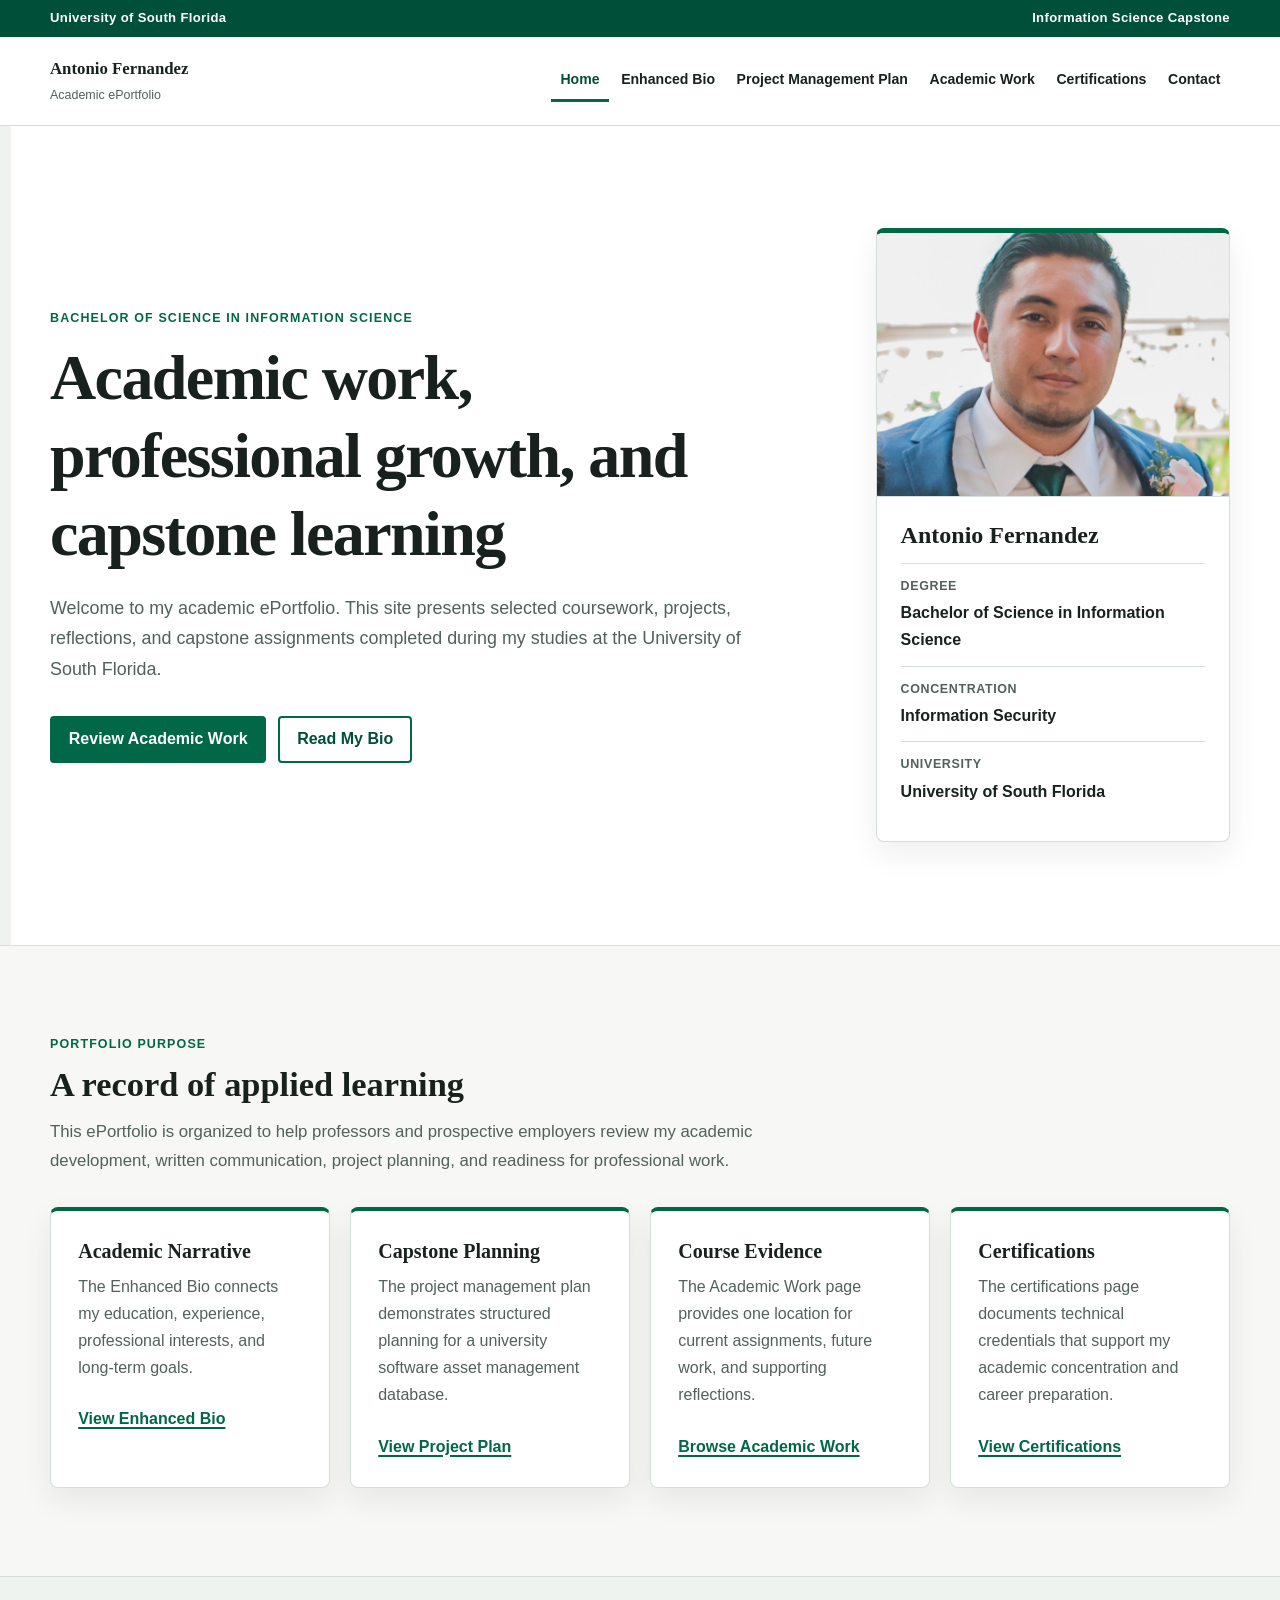
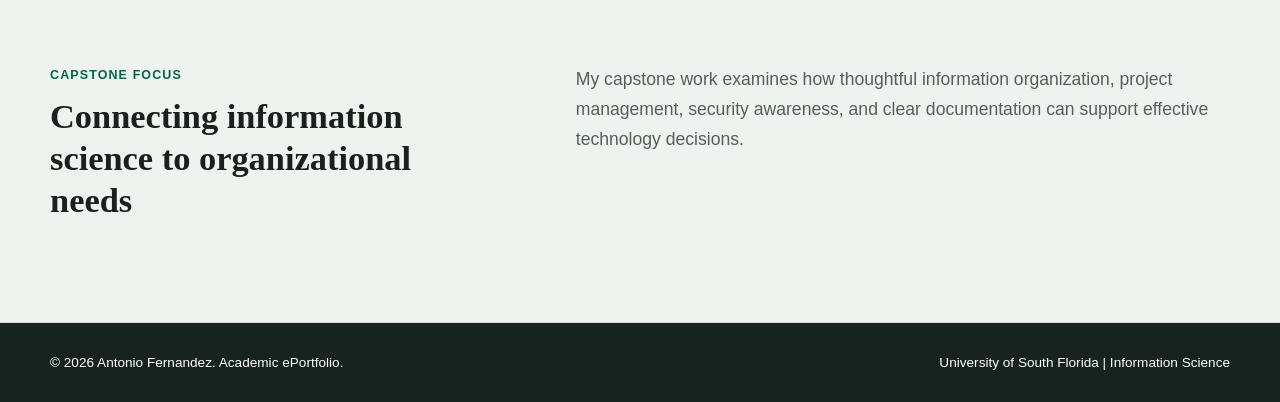
<file: index.html>
<!DOCTYPE html>
<html lang="en">
<head>
    <meta charset="UTF-8">
    <meta name="viewport" content="width=device-width, initial-scale=1.0">
    <meta name="description" content="Antonio Fernandez's University of South Florida Information Science capstone ePortfolio.">
    <title>Antonio Fernandez | USF Capstone ePortfolio</title>
    <link rel="stylesheet" href="styles.css">
    <script src="script.js" defer></script>
</head>
<body>
    <a class="skip-link" href="#main-content">Skip to main content</a>

    <header class="site-header">
        <div class="utility-bar">
            <div class="container utility-inner">
                <span>University of South Florida</span>
                <span>Information Science Capstone</span>
            </div>
        </div>

        <div class="container header-main">
            <a class="site-brand" href="index.html" aria-label="Antonio Fernandez ePortfolio home">
                <span>
                    <strong>Antonio Fernandez</strong>
                    <small>Academic ePortfolio</small>
                </span>
            </a>

            <button class="menu-toggle" type="button" aria-expanded="false" aria-controls="primary-navigation">
                <span class="menu-icon" aria-hidden="true"></span>
                <span>Menu</span>
            </button>

            <nav id="primary-navigation" class="primary-nav" aria-label="Primary navigation">
                <a href="index.html" aria-current="page">Home</a>
                <a href="enhanced-bio.html">Enhanced Bio</a>
                <a href="project-management-plan.html">Project Management Plan</a>
                <a href="academic-work.html">Academic Work</a>
                <a href="certifications.html">Certifications</a>
                <a href="contact.html">Contact</a>
            </nav>
        </div>
    </header>

    <main id="main-content">
        <section class="hero-section">
            <div class="container hero-grid">
                <div class="hero-copy">
                    <p class="eyebrow">Bachelor of Science in Information Science</p>
                    <h1>Academic work, professional growth, and capstone learning</h1>
                    <p class="hero-intro">Welcome to my academic ePortfolio. This site presents selected coursework, projects, reflections, and capstone assignments completed during my studies at the University of South Florida.</p>
                    <div class="hero-actions">
                        <a class="button button-primary" href="academic-work.html">Review Academic Work</a>
                        <a class="button button-secondary" href="enhanced-bio.html">Read My Bio</a>
                    </div>
                </div>

                <aside class="profile-card" aria-label="Student profile">
                    <img class="headshot-photo" src="images/profilepicture.jpg" alt="Professional headshot of Antonio Fernandez">
                    <div class="profile-details">
                        <h2>Antonio Fernandez</h2>
                        <dl>
                            <div>
                                <dt>Degree</dt>
                                <dd>Bachelor of Science in Information Science</dd>
                            </div>
                            <div>
                                <dt>Concentration</dt>
                                <dd>Information Security</dd>
                            </div>
                            <div>
                                <dt>University</dt>
                                <dd>University of South Florida</dd>
                            </div>
                        </dl>
                    </div>
                </aside>
            </div>
        </section>

        <section class="section">
            <div class="container">
                <div class="section-heading">
                    <p class="eyebrow">Portfolio Purpose</p>
                    <h2>A record of applied learning</h2>
                    <p>This ePortfolio is organized to help professors and prospective employers review my academic development, written communication, project planning, and readiness for professional work.</p>
                </div>

                <div class="feature-grid">
                    <article class="feature-card">
                        <h3>Academic Narrative</h3>
                        <p>The Enhanced Bio connects my education, experience, professional interests, and long-term goals.</p>
                        <a class="text-link" href="enhanced-bio.html">View Enhanced Bio</a>
                    </article>
                    <article class="feature-card">
                        <h3>Capstone Planning</h3>
                        <p>The project management plan demonstrates structured planning for a university software asset management database.</p>
                        <a class="text-link" href="project-management-plan.html">View Project Plan</a>
                    </article>
                    <article class="feature-card">
                        <h3>Course Evidence</h3>
                        <p>The Academic Work page provides one location for current assignments, future work, and supporting reflections.</p>
                        <a class="text-link" href="academic-work.html">Browse Academic Work</a>
                    </article>
                    <article class="feature-card">
                        <h3>Certifications</h3>
                        <p>The certifications page documents technical credentials that support my academic concentration and career preparation.</p>
                        <a class="text-link" href="certifications.html">View Certifications</a>
                    </article>
                </div>
            </div>
        </section>

        <section class="section section-tinted">
            <div class="container split-callout">
                <div>
                    <p class="eyebrow">Capstone Focus</p>
                    <h2>Connecting information science to organizational needs</h2>
                </div>
                <p>My capstone work examines how thoughtful information organization, project management, security awareness, and clear documentation can support effective technology decisions.</p>
            </div>
        </section>
    </main>

    <footer class="site-footer">
        <div class="container footer-inner">
            <p>&copy; <span data-current-year>2026</span> Antonio Fernandez. Academic ePortfolio.</p>
            <p>University of South Florida | Information Science</p>
        </div>
    </footer>
</body>
</html>
</file>
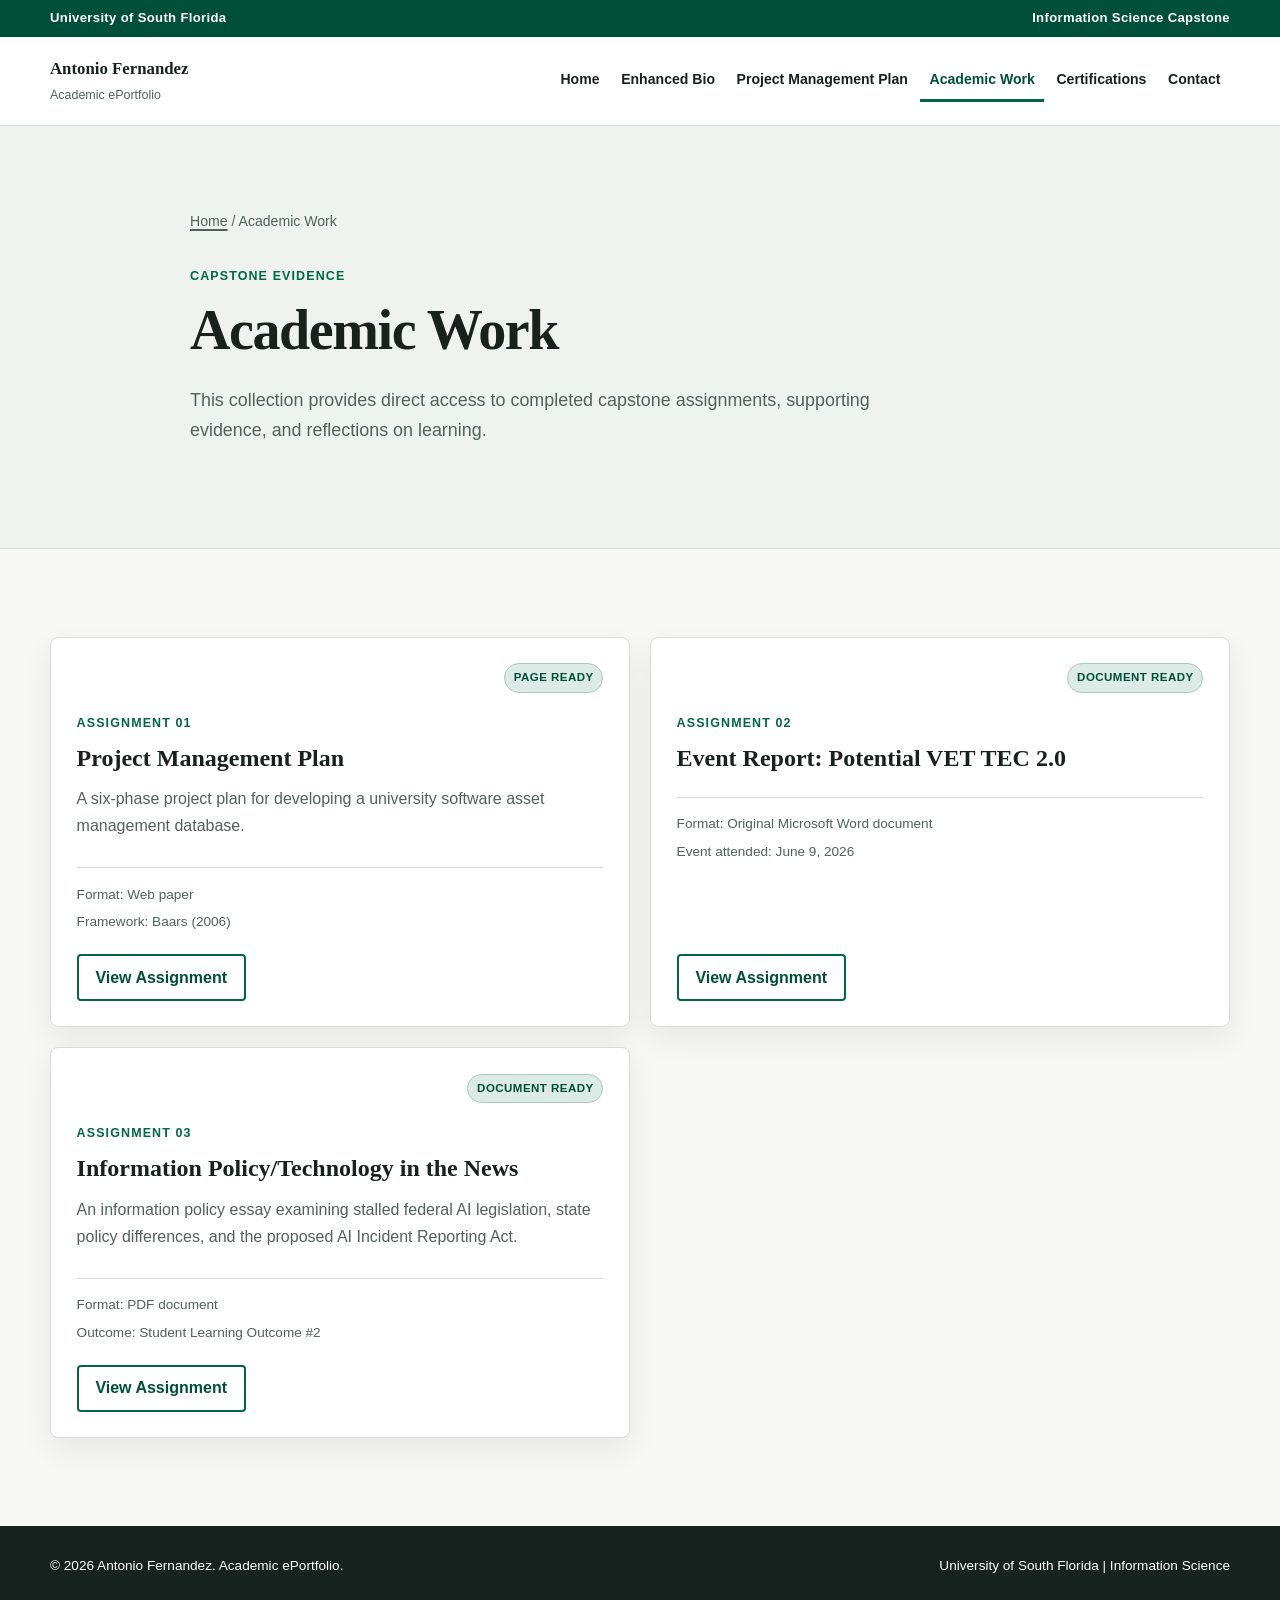
<file: academic-work.html>
<!DOCTYPE html>
<html lang="en">
<head>
    <meta charset="UTF-8">
    <meta name="viewport" content="width=device-width, initial-scale=1.0">
    <meta name="description" content="Academic work from Antonio Fernandez's University of South Florida capstone ePortfolio.">
    <title>Academic Work | Antonio Fernandez</title>
    <link rel="stylesheet" href="styles.css">
    <script src="script.js" defer></script>
</head>
<body>
    <a class="skip-link" href="#main-content">Skip to main content</a>

    <header class="site-header">
        <div class="utility-bar">
            <div class="container utility-inner">
                <span>University of South Florida</span>
                <span>Information Science Capstone</span>
            </div>
        </div>
        <div class="container header-main">
            <a class="site-brand" href="index.html" aria-label="Antonio Fernandez ePortfolio home">
                <span><strong>Antonio Fernandez</strong><small>Academic ePortfolio</small></span>
            </a>
            <button class="menu-toggle" type="button" aria-expanded="false" aria-controls="primary-navigation">
                <span class="menu-icon" aria-hidden="true"></span><span>Menu</span>
            </button>
            <nav id="primary-navigation" class="primary-nav" aria-label="Primary navigation">
                <a href="index.html">Home</a>
                <a href="enhanced-bio.html">Enhanced Bio</a>
                <a href="project-management-plan.html">Project Management Plan</a>
                <a href="academic-work.html" aria-current="page">Academic Work</a>
                <a href="certifications.html">Certifications</a>
                <a href="contact.html">Contact</a>
            </nav>
        </div>
    </header>

    <main id="main-content">
        <section class="page-hero">
            <div class="container narrow">
                <p class="breadcrumb"><a href="index.html">Home</a> / Academic Work</p>
                <p class="eyebrow">Capstone Evidence</p>
                <h1>Academic Work</h1>
                <p>This collection provides direct access to completed capstone assignments, supporting evidence, and reflections on learning.</p>
            </div>
        </section>

        <section class="section">
            <div class="container">
                <div class="artifact-grid">
                    <article class="artifact-card">
                        <div class="artifact-status status-ready">Page ready</div>
                        <p class="artifact-label">Assignment 01</p>
                        <h2>Project Management Plan</h2>
                        <p>A six-phase project plan for developing a university software asset management database.</p>
                        <div class="artifact-meta">
                            <span>Format: Web paper</span>
                            <span>Framework: Baars (2006)</span>
                        </div>
                        <a class="button button-secondary" href="project-management-plan.html">View Assignment</a>
                    </article>

                    <article class="artifact-card">
                        <div class="artifact-status status-ready">Document ready</div>
                        <p class="artifact-label">Assignment 02</p>
                        <h2>Event Report: Potential VET TEC 2.0</h2>
                        <div class="artifact-meta">
                            <span>Format: Original Microsoft Word document</span>
                            <span>Event attended: June 9, 2026</span>
                        </div>
                        <a class="button button-secondary" href="documents/assignment-event-report-antonio-fernandez.docx">View Assignment</a>
                    </article>

                    <article class="artifact-card">
                        <div class="artifact-status status-ready">Document ready</div>
                        <p class="artifact-label">Assignment 03</p>
                        <h2>Information Policy/Technology in the News</h2>
                        <p>An information policy essay examining stalled federal AI legislation, state policy differences, and the proposed AI Incident Reporting Act.</p>
                        <div class="artifact-meta">
                            <span>Format: PDF document</span>
                            <span>Outcome: Student Learning Outcome #2</span>
                        </div>
                        <a class="button button-secondary" href="information-technology-in-the-news.html">View Assignment</a>
                    </article>
                </div>
            </div>
        </section>
    </main>

    <footer class="site-footer">
        <div class="container footer-inner">
            <p>&copy; <span data-current-year>2026</span> Antonio Fernandez. Academic ePortfolio.</p>
            <p>University of South Florida | Information Science</p>
        </div>
    </footer>
</body>
</html>
</file>
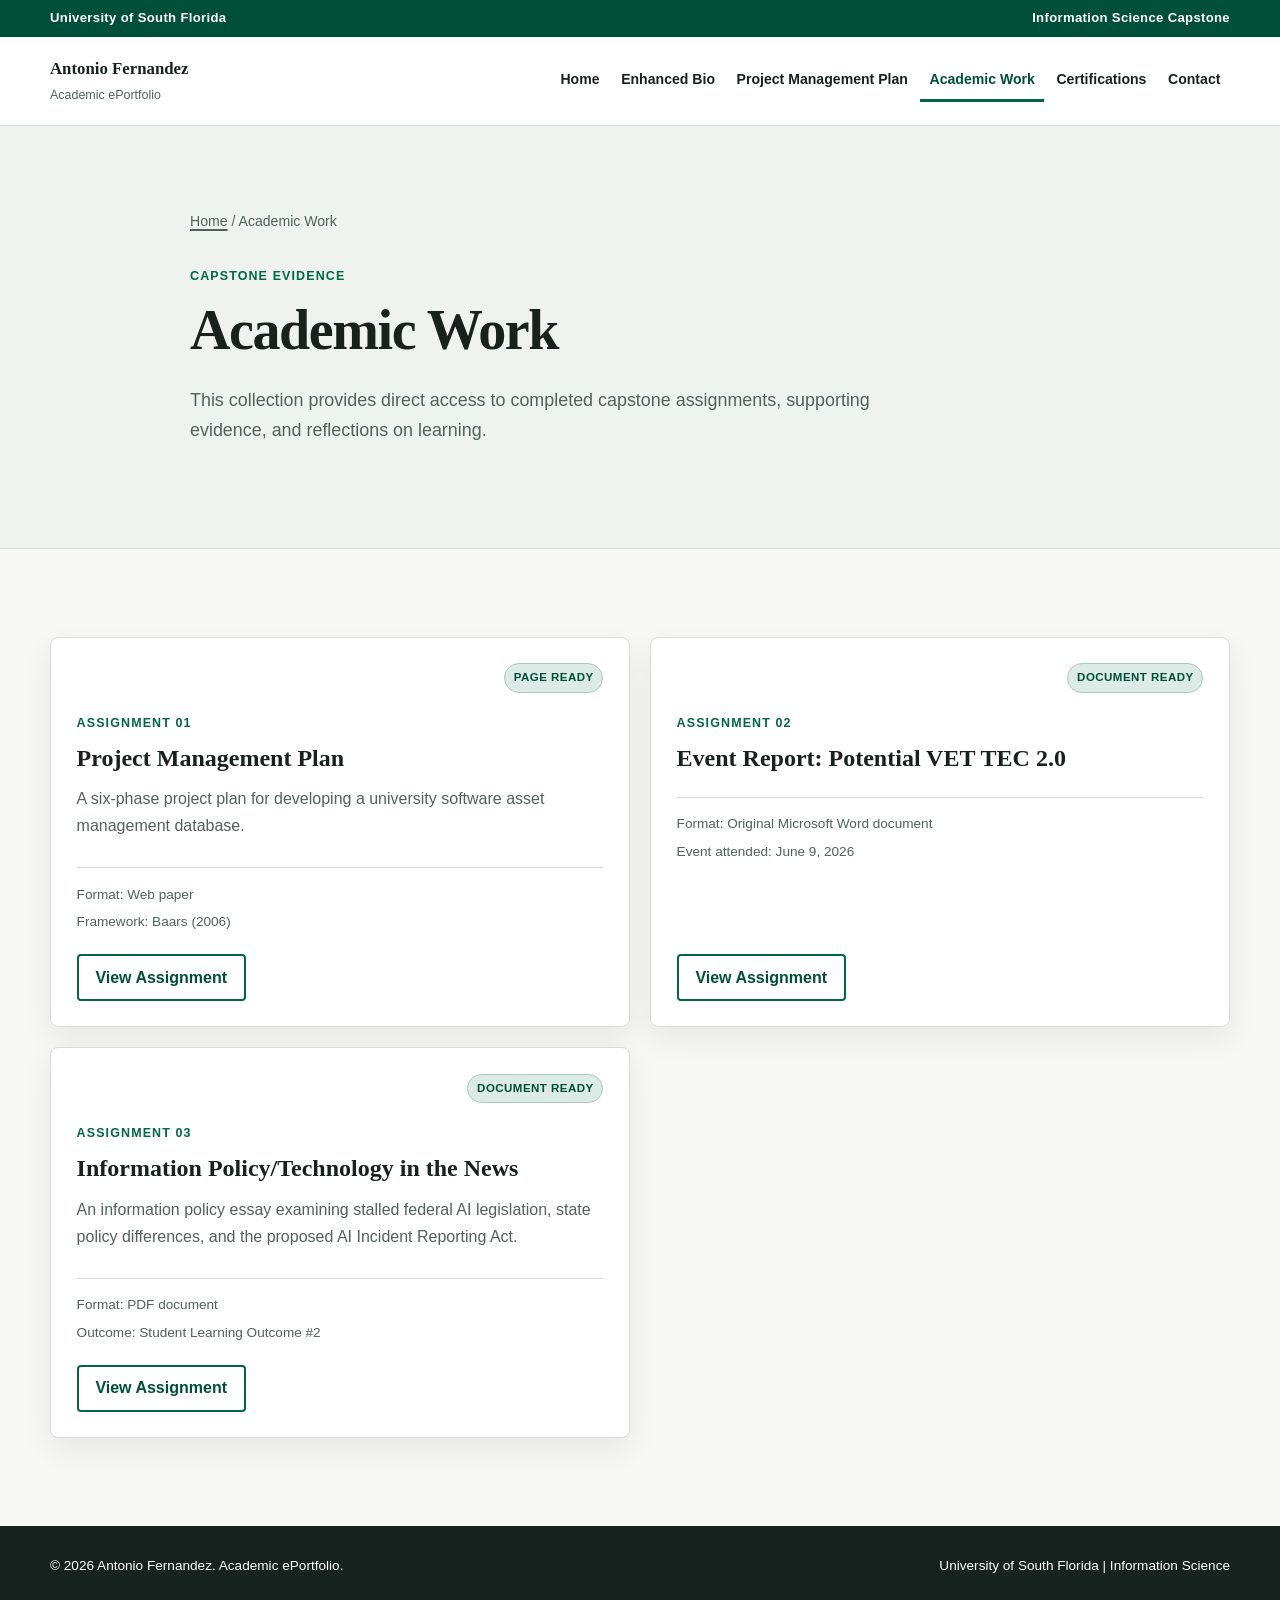
<file: artifacts.html>
<!DOCTYPE html>
<html lang="en">
<head>
    <meta charset="UTF-8">
    <meta name="viewport" content="width=device-width, initial-scale=1.0">
    <meta http-equiv="refresh" content="0; url=academic-work.html">
    <link rel="canonical" href="academic-work.html">
    <title>Academic Work | Antonio Fernandez</title>
</head>
<body>
    <p>This page has moved to <a href="academic-work.html">Academic Work</a>.</p>
</body>
</html>
</file>
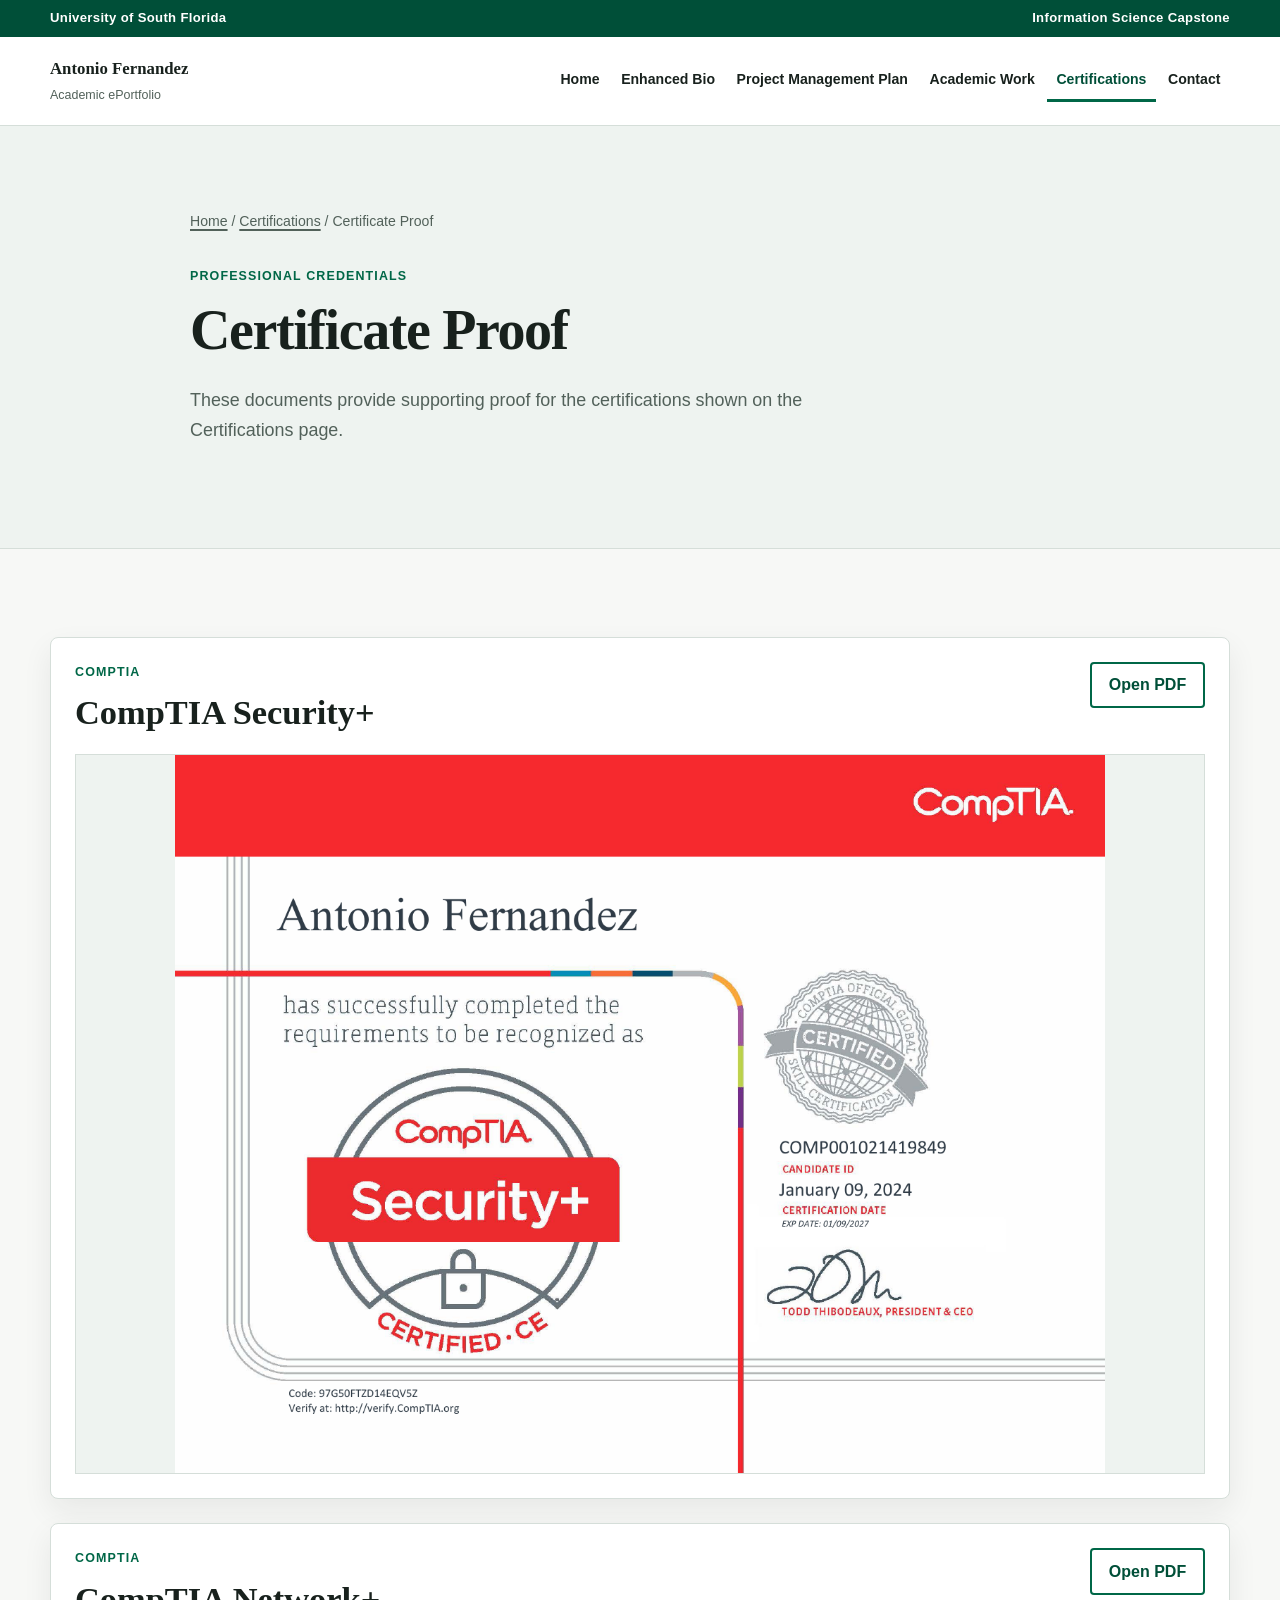
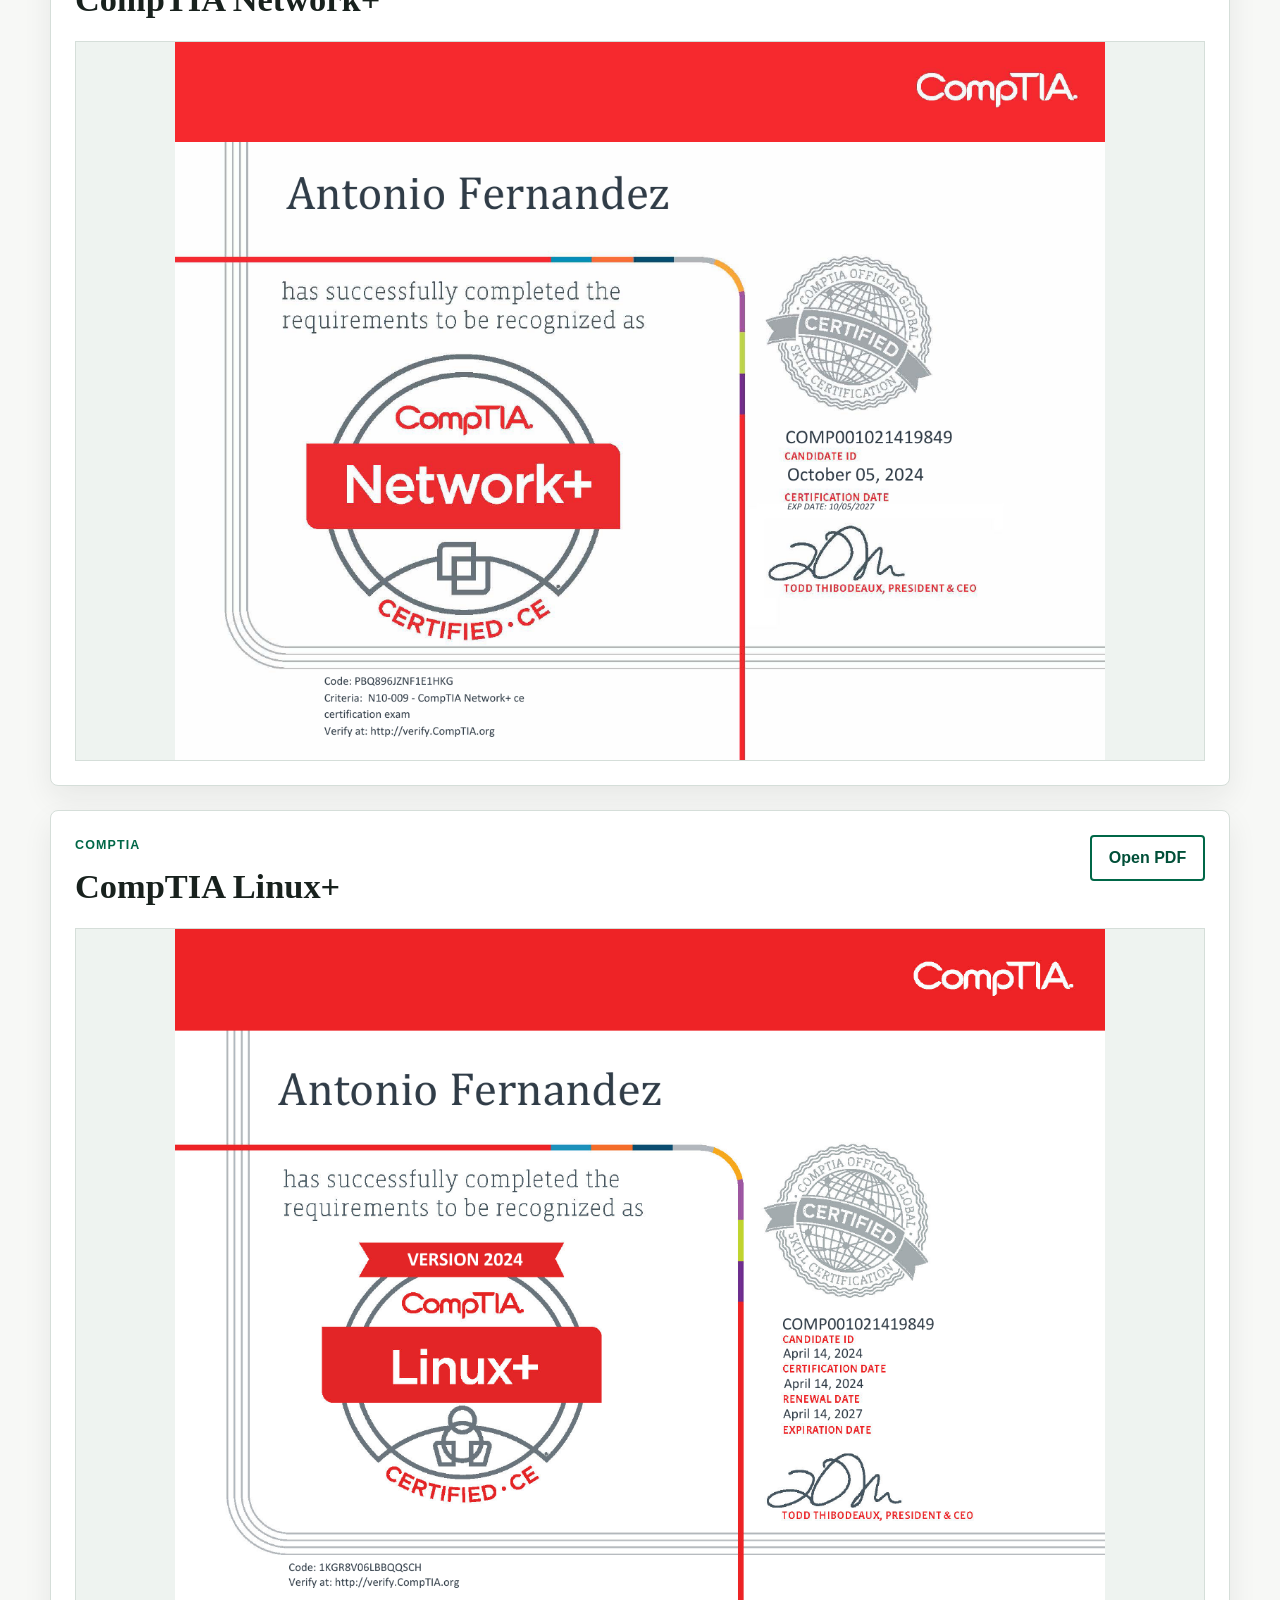
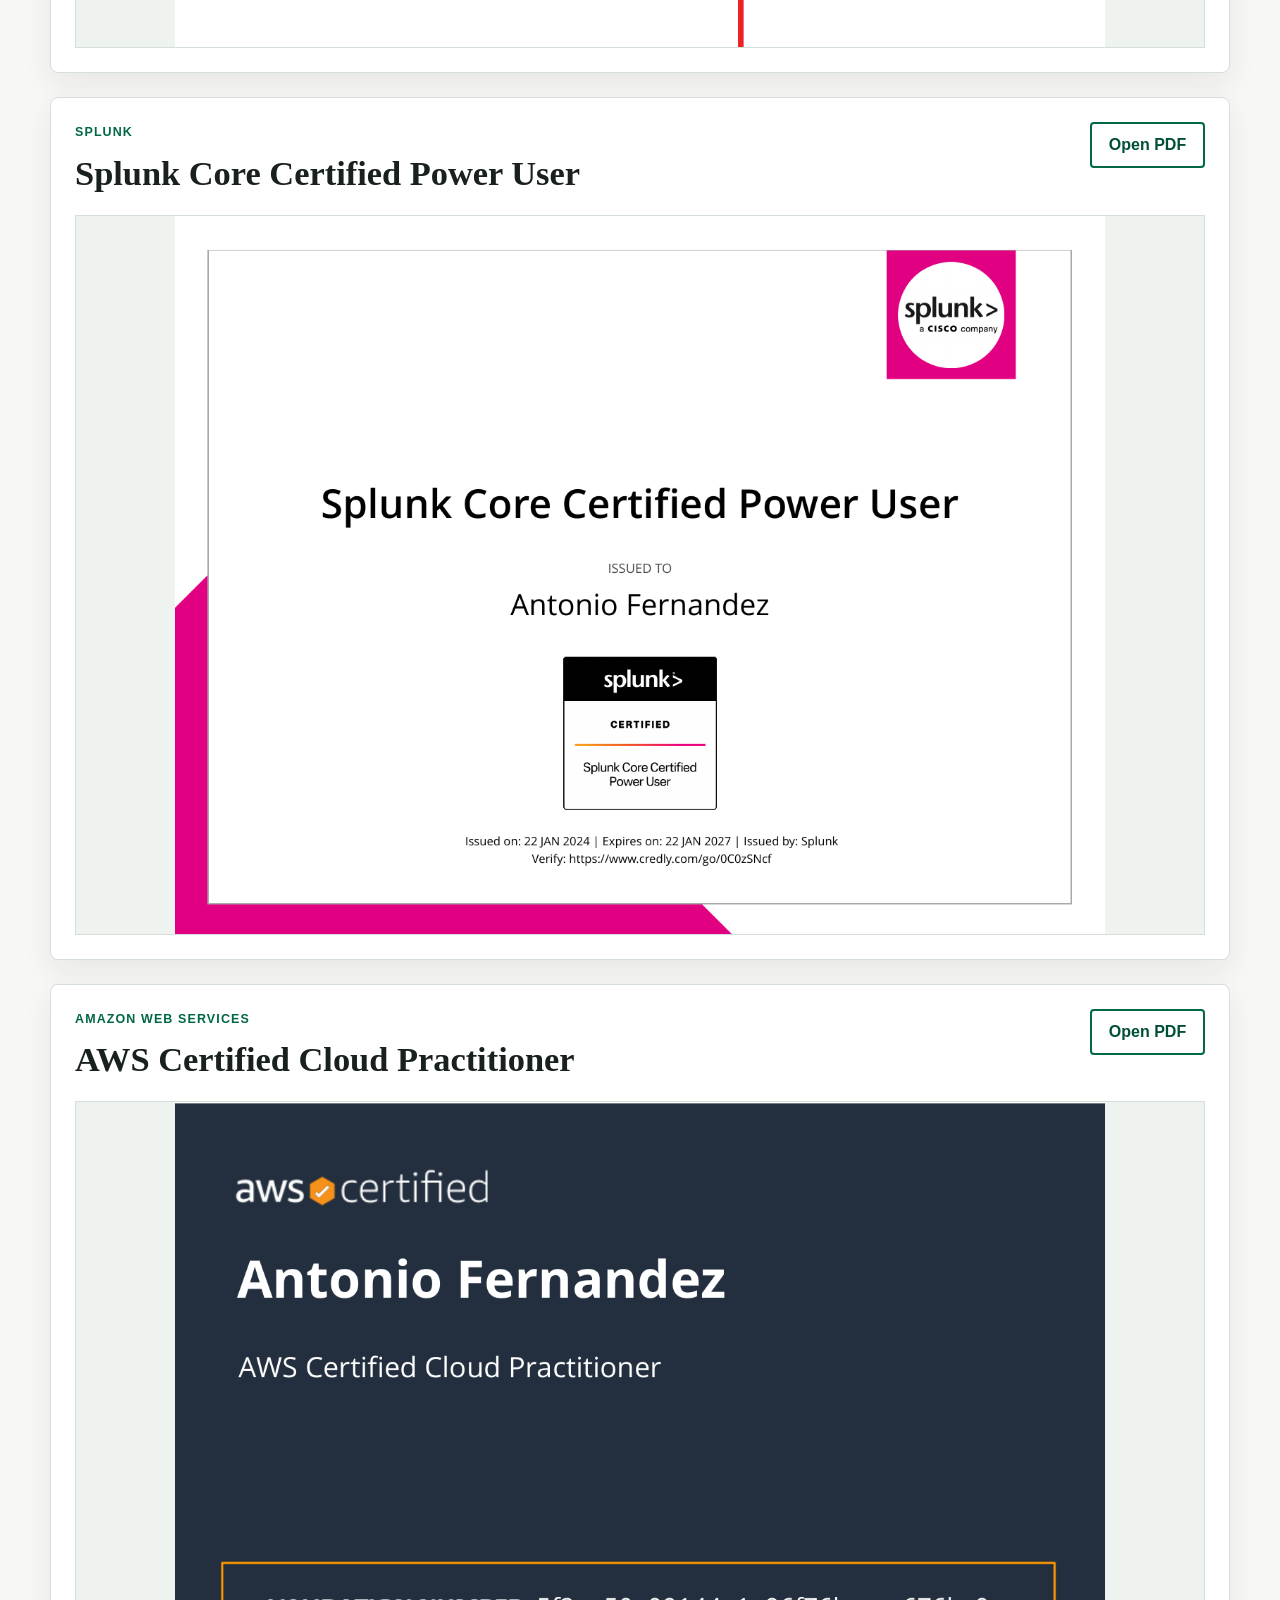
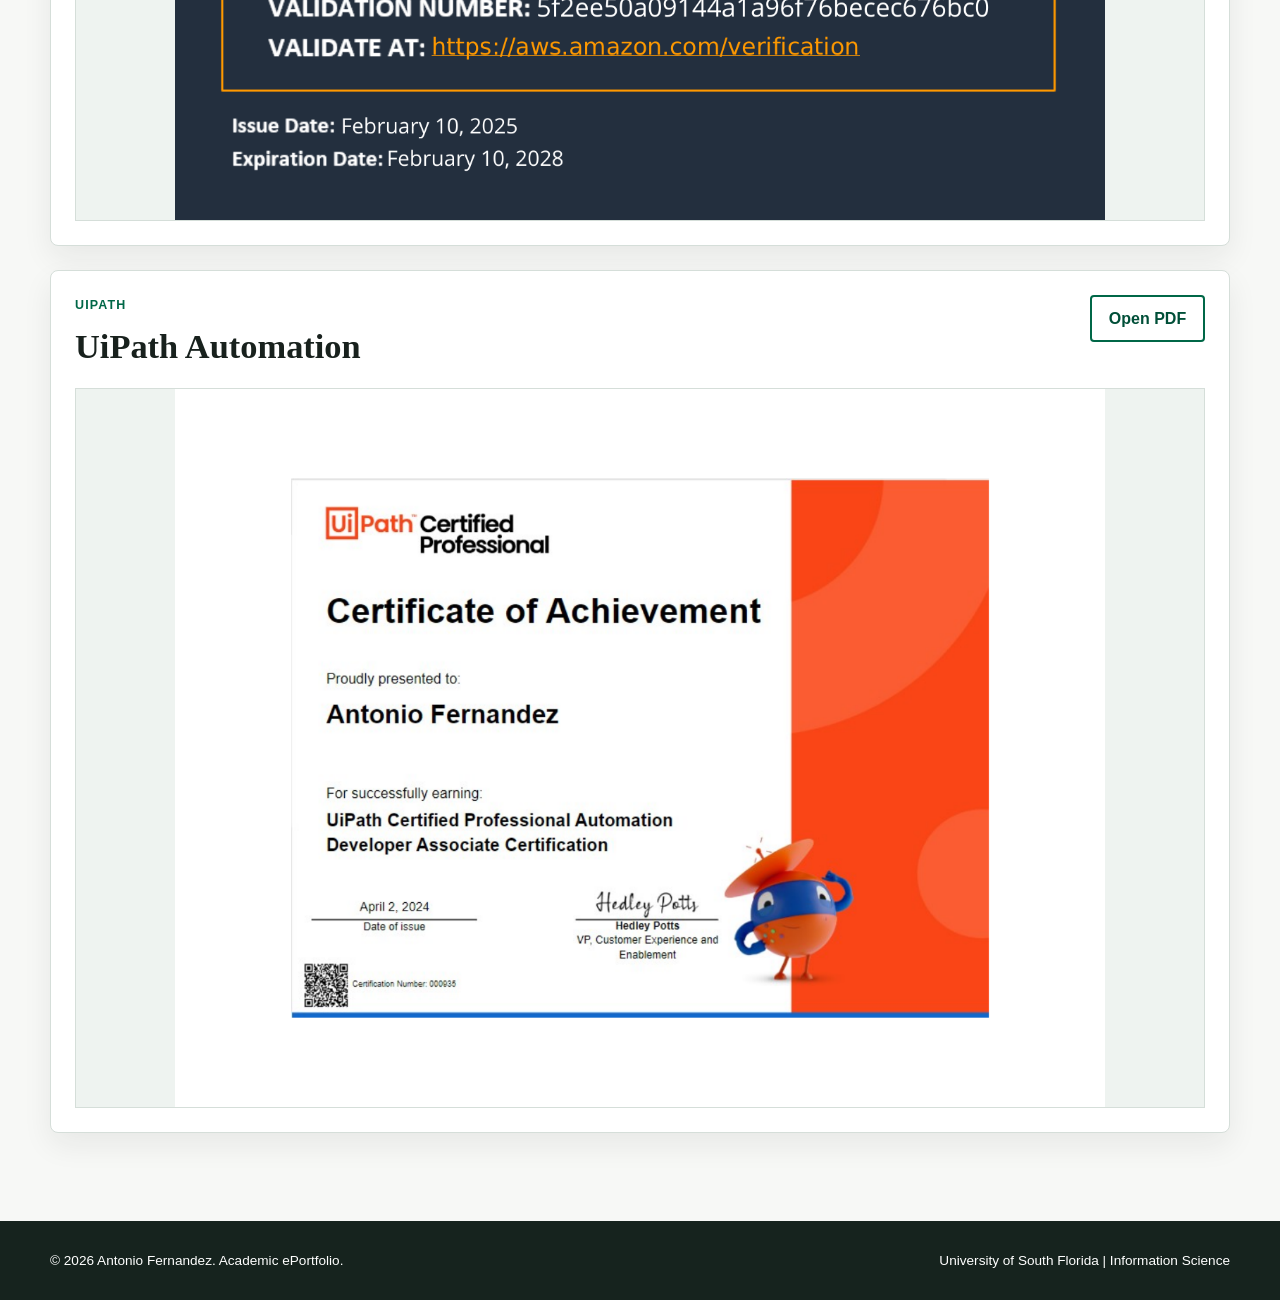
<file: certificate-proof.html>
<!DOCTYPE html>
<html lang="en">
<head>
    <meta charset="UTF-8">
    <meta name="viewport" content="width=device-width, initial-scale=1.0">
    <meta name="description" content="Certificate proof documents for Antonio Fernandez's professional certifications.">
    <title>Certificate Proof | Antonio Fernandez</title>
    <link rel="stylesheet" href="styles.css">
    <script src="script.js" defer></script>
</head>
<body>
    <a class="skip-link" href="#main-content">Skip to main content</a>

    <header class="site-header">
        <div class="utility-bar">
            <div class="container utility-inner">
                <span>University of South Florida</span>
                <span>Information Science Capstone</span>
            </div>
        </div>
        <div class="container header-main">
            <a class="site-brand" href="index.html" aria-label="Antonio Fernandez ePortfolio home">
                <span><strong>Antonio Fernandez</strong><small>Academic ePortfolio</small></span>
            </a>
            <button class="menu-toggle" type="button" aria-expanded="false" aria-controls="primary-navigation">
                <span class="menu-icon" aria-hidden="true"></span><span>Menu</span>
            </button>
            <nav id="primary-navigation" class="primary-nav" aria-label="Primary navigation">
                <a href="index.html">Home</a>
                <a href="enhanced-bio.html">Enhanced Bio</a>
                <a href="project-management-plan.html">Project Management Plan</a>
                <a href="academic-work.html">Academic Work</a>
                <a href="certifications.html" aria-current="page">Certifications</a>
                <a href="contact.html">Contact</a>
            </nav>
        </div>
    </header>

    <main id="main-content">
        <section class="page-hero">
            <div class="container narrow">
                <p class="breadcrumb"><a href="index.html">Home</a> / <a href="certifications.html">Certifications</a> / Certificate Proof</p>
                <p class="eyebrow">Professional Credentials</p>
                <h1>Certificate Proof</h1>
                <p>These documents provide supporting proof for the certifications shown on the Certifications page.</p>
            </div>
        </section>

        <section class="section">
            <div class="container proof-list">
                <article class="proof-card" id="security-plus">
                    <div class="proof-card-heading">
                        <div>
                            <p class="artifact-label">CompTIA</p>
                            <h2>CompTIA Security+</h2>
                        </div>
                        <a class="button button-secondary" href="documents/certificates/comptia-security-plus.pdf" target="_blank" rel="noopener">Open PDF</a>
                    </div>
                    <a class="certificate-image-link" href="documents/certificates/comptia-security-plus.pdf" target="_blank" rel="noopener"><img class="certificate-document" src="documents/certificates/comptia-security-plus.png" alt="CompTIA Security+ certificate proof"></a>
                </article>

                <article class="proof-card" id="network-plus">
                    <div class="proof-card-heading">
                        <div>
                            <p class="artifact-label">CompTIA</p>
                            <h2>CompTIA Network+</h2>
                        </div>
                        <a class="button button-secondary" href="documents/certificates/comptia-network-plus.pdf" target="_blank" rel="noopener">Open PDF</a>
                    </div>
                    <a class="certificate-image-link" href="documents/certificates/comptia-network-plus.pdf" target="_blank" rel="noopener"><img class="certificate-document" src="documents/certificates/comptia-network-plus.png" alt="CompTIA Network+ certificate proof"></a>
                </article>

                <article class="proof-card" id="linux-plus">
                    <div class="proof-card-heading">
                        <div>
                            <p class="artifact-label">CompTIA</p>
                            <h2>CompTIA Linux+</h2>
                        </div>
                        <a class="button button-secondary" href="documents/certificates/comptia-linux-plus.pdf" target="_blank" rel="noopener">Open PDF</a>
                    </div>
                    <a class="certificate-image-link" href="documents/certificates/comptia-linux-plus.pdf" target="_blank" rel="noopener"><img class="certificate-document" src="documents/certificates/comptia-linux-plus.png" alt="CompTIA Linux+ certificate proof"></a>
                </article>

                <article class="proof-card" id="splunk-power-user">
                    <div class="proof-card-heading">
                        <div>
                            <p class="artifact-label">Splunk</p>
                            <h2>Splunk Core Certified Power User</h2>
                        </div>
                        <a class="button button-secondary" href="documents/certificates/splunk-core-certified-power-user.pdf" target="_blank" rel="noopener">Open PDF</a>
                    </div>
                    <a class="certificate-image-link" href="documents/certificates/splunk-core-certified-power-user.pdf" target="_blank" rel="noopener"><img class="certificate-document" src="documents/certificates/splunk-core-certified-power-user.png" alt="Splunk Core Certified Power User certificate proof"></a>
                </article>

                <article class="proof-card" id="aws-cloud-practitioner">
                    <div class="proof-card-heading">
                        <div>
                            <p class="artifact-label">Amazon Web Services</p>
                            <h2>AWS Certified Cloud Practitioner</h2>
                        </div>
                        <a class="button button-secondary" href="documents/certificates/aws-certified-cloud-practitioner.pdf" target="_blank" rel="noopener">Open PDF</a>
                    </div>
                    <a class="certificate-image-link" href="documents/certificates/aws-certified-cloud-practitioner.pdf" target="_blank" rel="noopener"><img class="certificate-document" src="documents/certificates/aws-certified-cloud-practitioner.png" alt="AWS Certified Cloud Practitioner certificate proof"></a>
                </article>

                <article class="proof-card" id="uipath-automation">
                    <div class="proof-card-heading">
                        <div>
                            <p class="artifact-label">UiPath</p>
                            <h2>UiPath Automation</h2>
                        </div>
                        <a class="button button-secondary" href="documents/certificates/uipath-rpa-developer.pdf" target="_blank" rel="noopener">Open PDF</a>
                    </div>
                    <a class="certificate-image-link" href="documents/certificates/uipath-rpa-developer.pdf" target="_blank" rel="noopener"><img class="certificate-document" src="documents/certificates/uipath-rpa-developer.png" alt="UiPath Automation certificate proof"></a>
                </article>
            </div>
        </section>
    </main>

    <footer class="site-footer">
        <div class="container footer-inner">
            <p>&copy; <span data-current-year>2026</span> Antonio Fernandez. Academic ePortfolio.</p>
            <p>University of South Florida | Information Science</p>
        </div>
    </footer>
</body>
</html>
</file>
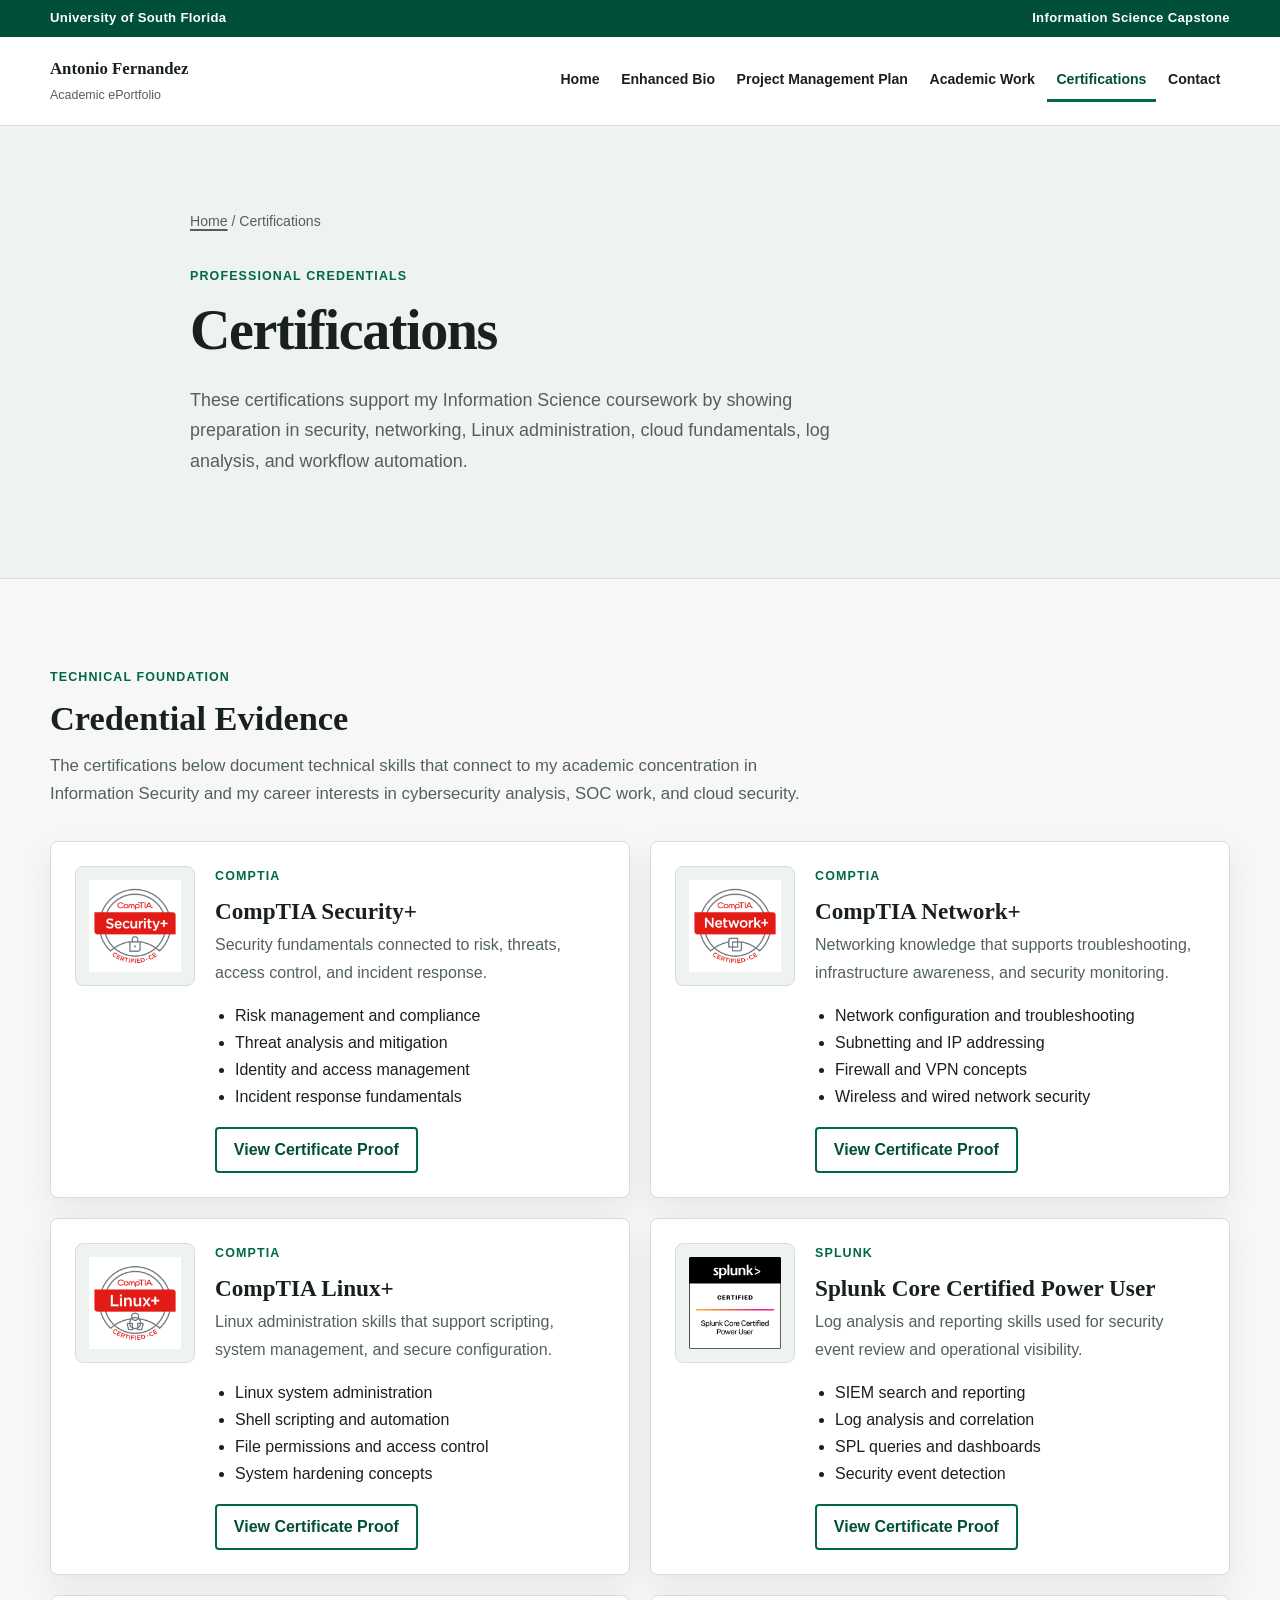
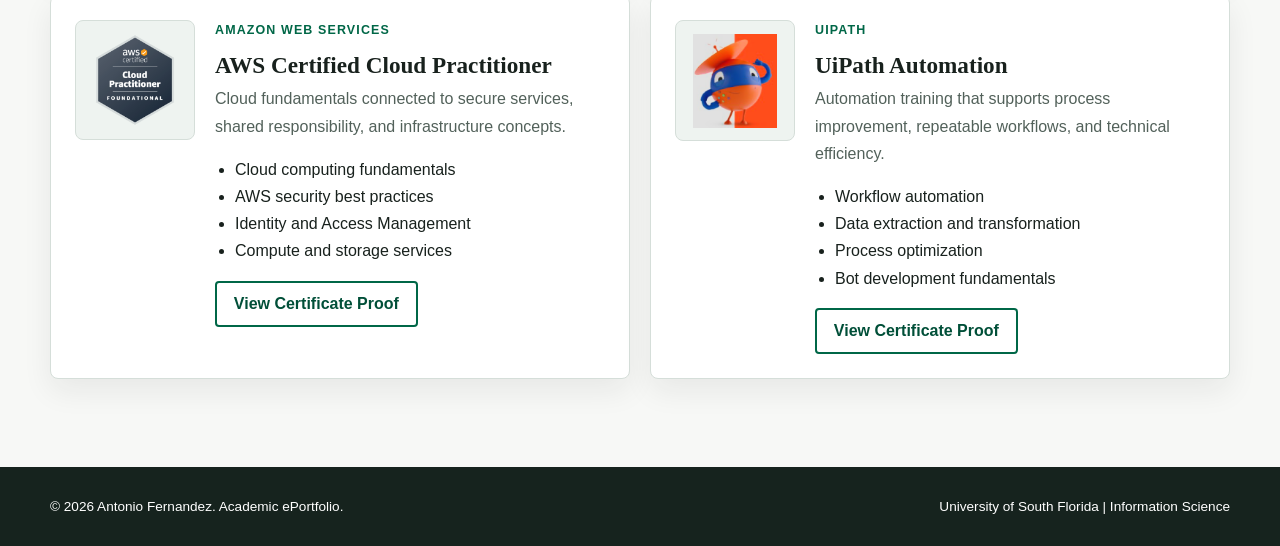
<file: certifications.html>
<!DOCTYPE html>
<html lang="en">
<head>
    <meta charset="UTF-8">
    <meta name="viewport" content="width=device-width, initial-scale=1.0">
    <meta name="description" content="Professional certifications for Antonio Fernandez's University of South Florida capstone ePortfolio.">
    <title>Certifications | Antonio Fernandez</title>
    <link rel="stylesheet" href="styles.css">
    <script src="script.js" defer></script>
</head>
<body>
    <a class="skip-link" href="#main-content">Skip to main content</a>

    <header class="site-header">
        <div class="utility-bar">
            <div class="container utility-inner">
                <span>University of South Florida</span>
                <span>Information Science Capstone</span>
            </div>
        </div>
        <div class="container header-main">
            <a class="site-brand" href="index.html" aria-label="Antonio Fernandez ePortfolio home">
                <span><strong>Antonio Fernandez</strong><small>Academic ePortfolio</small></span>
            </a>
            <button class="menu-toggle" type="button" aria-expanded="false" aria-controls="primary-navigation">
                <span class="menu-icon" aria-hidden="true"></span><span>Menu</span>
            </button>
            <nav id="primary-navigation" class="primary-nav" aria-label="Primary navigation">
                <a href="index.html">Home</a>
                <a href="enhanced-bio.html">Enhanced Bio</a>
                <a href="project-management-plan.html">Project Management Plan</a>
                <a href="academic-work.html">Academic Work</a>
                <a href="certifications.html" aria-current="page">Certifications</a>
                <a href="contact.html">Contact</a>
            </nav>
        </div>
    </header>

    <main id="main-content">
        <section class="page-hero">
            <div class="container narrow">
                <p class="breadcrumb"><a href="index.html">Home</a> / Certifications</p>
                <p class="eyebrow">Professional Credentials</p>
                <h1>Certifications</h1>
                <p>These certifications support my Information Science coursework by showing preparation in security, networking, Linux administration, cloud fundamentals, log analysis, and workflow automation.</p>
            </div>
        </section>

        <section class="section">
            <div class="container">
                <div class="section-heading">
                    <p class="eyebrow">Technical Foundation</p>
                    <h2>Credential Evidence</h2>
                    <p>The certifications below document technical skills that connect to my academic concentration in Information Security and my career interests in cybersecurity analysis, SOC work, and cloud security.</p>
                </div>

                <div class="certification-grid">
                    <article class="certification-card">
                        <div class="certification-badge">
                            <img src="images/comptia-security-ce-certification.png" alt="CompTIA Security+ certification badge">
                        </div>
                        <div class="certification-content">
                            <p class="artifact-label">CompTIA</p>
                            <h2>CompTIA Security+</h2>
                            <p>Security fundamentals connected to risk, threats, access control, and incident response.</p>
                            <ul class="clean-list">
                                <li>Risk management and compliance</li>
                                <li>Threat analysis and mitigation</li>
                            <li>Identity and access management</li>
                            <li>Incident response fundamentals</li>
                        </ul>
                        <a class="button button-secondary" href="certificate-proof.html#security-plus">View Certificate Proof</a>
                        </div>
                    </article>

                    <article class="certification-card">
                        <div class="certification-badge">
                            <img src="images/comptia-network-ce-certification.1.png" alt="CompTIA Network+ certification badge">
                        </div>
                        <div class="certification-content">
                            <p class="artifact-label">CompTIA</p>
                            <h2>CompTIA Network+</h2>
                            <p>Networking knowledge that supports troubleshooting, infrastructure awareness, and security monitoring.</p>
                            <ul class="clean-list">
                                <li>Network configuration and troubleshooting</li>
                                <li>Subnetting and IP addressing</li>
                                <li>Firewall and VPN concepts</li>
                            <li>Wireless and wired network security</li>
                        </ul>
                        <a class="button button-secondary" href="certificate-proof.html#network-plus">View Certificate Proof</a>
                        </div>
                    </article>

                    <article class="certification-card">
                        <div class="certification-badge">
                            <img src="images/comptia-linux-ce-certification.png" alt="CompTIA Linux+ certification badge">
                        </div>
                        <div class="certification-content">
                            <p class="artifact-label">CompTIA</p>
                            <h2>CompTIA Linux+</h2>
                            <p>Linux administration skills that support scripting, system management, and secure configuration.</p>
                            <ul class="clean-list">
                                <li>Linux system administration</li>
                                <li>Shell scripting and automation</li>
                                <li>File permissions and access control</li>
                            <li>System hardening concepts</li>
                        </ul>
                        <a class="button button-secondary" href="certificate-proof.html#linux-plus">View Certificate Proof</a>
                        </div>
                    </article>

                    <article class="certification-card">
                        <div class="certification-badge">
                            <img src="images/splunk-core-certified-power-user.png" alt="Splunk Core Certified Power User badge">
                        </div>
                        <div class="certification-content">
                            <p class="artifact-label">Splunk</p>
                            <h2>Splunk Core Certified Power User</h2>
                            <p>Log analysis and reporting skills used for security event review and operational visibility.</p>
                            <ul class="clean-list">
                                <li>SIEM search and reporting</li>
                                <li>Log analysis and correlation</li>
                                <li>SPL queries and dashboards</li>
                            <li>Security event detection</li>
                        </ul>
                        <a class="button button-secondary" href="certificate-proof.html#splunk-power-user">View Certificate Proof</a>
                        </div>
                    </article>

                    <article class="certification-card">
                        <div class="certification-badge">
                            <img src="images/aws-certified-cloud-practitioner.png" alt="AWS Certified Cloud Practitioner badge">
                        </div>
                        <div class="certification-content">
                            <p class="artifact-label">Amazon Web Services</p>
                            <h2>AWS Certified Cloud Practitioner</h2>
                            <p>Cloud fundamentals connected to secure services, shared responsibility, and infrastructure concepts.</p>
                            <ul class="clean-list">
                                <li>Cloud computing fundamentals</li>
                                <li>AWS security best practices</li>
                                <li>Identity and Access Management</li>
                            <li>Compute and storage services</li>
                        </ul>
                        <a class="button button-secondary" href="certificate-proof.html#aws-cloud-practitioner">View Certificate Proof</a>
                        </div>
                    </article>

                    <article class="certification-card">
                        <div class="certification-badge">
                            <img src="images/UiPath.png" alt="UiPath automation badge">
                        </div>
                        <div class="certification-content">
                            <p class="artifact-label">UiPath</p>
                            <h2>UiPath Automation</h2>
                            <p>Automation training that supports process improvement, repeatable workflows, and technical efficiency.</p>
                            <ul class="clean-list">
                                <li>Workflow automation</li>
                                <li>Data extraction and transformation</li>
                                <li>Process optimization</li>
                            <li>Bot development fundamentals</li>
                        </ul>
                        <a class="button button-secondary" href="certificate-proof.html#uipath-automation">View Certificate Proof</a>
                        </div>
                    </article>
                </div>
            </div>
        </section>
    </main>

    <footer class="site-footer">
        <div class="container footer-inner">
            <p>&copy; <span data-current-year>2026</span> Antonio Fernandez. Academic ePortfolio.</p>
            <p>University of South Florida | Information Science</p>
        </div>
    </footer>
</body>
</html>
</file>
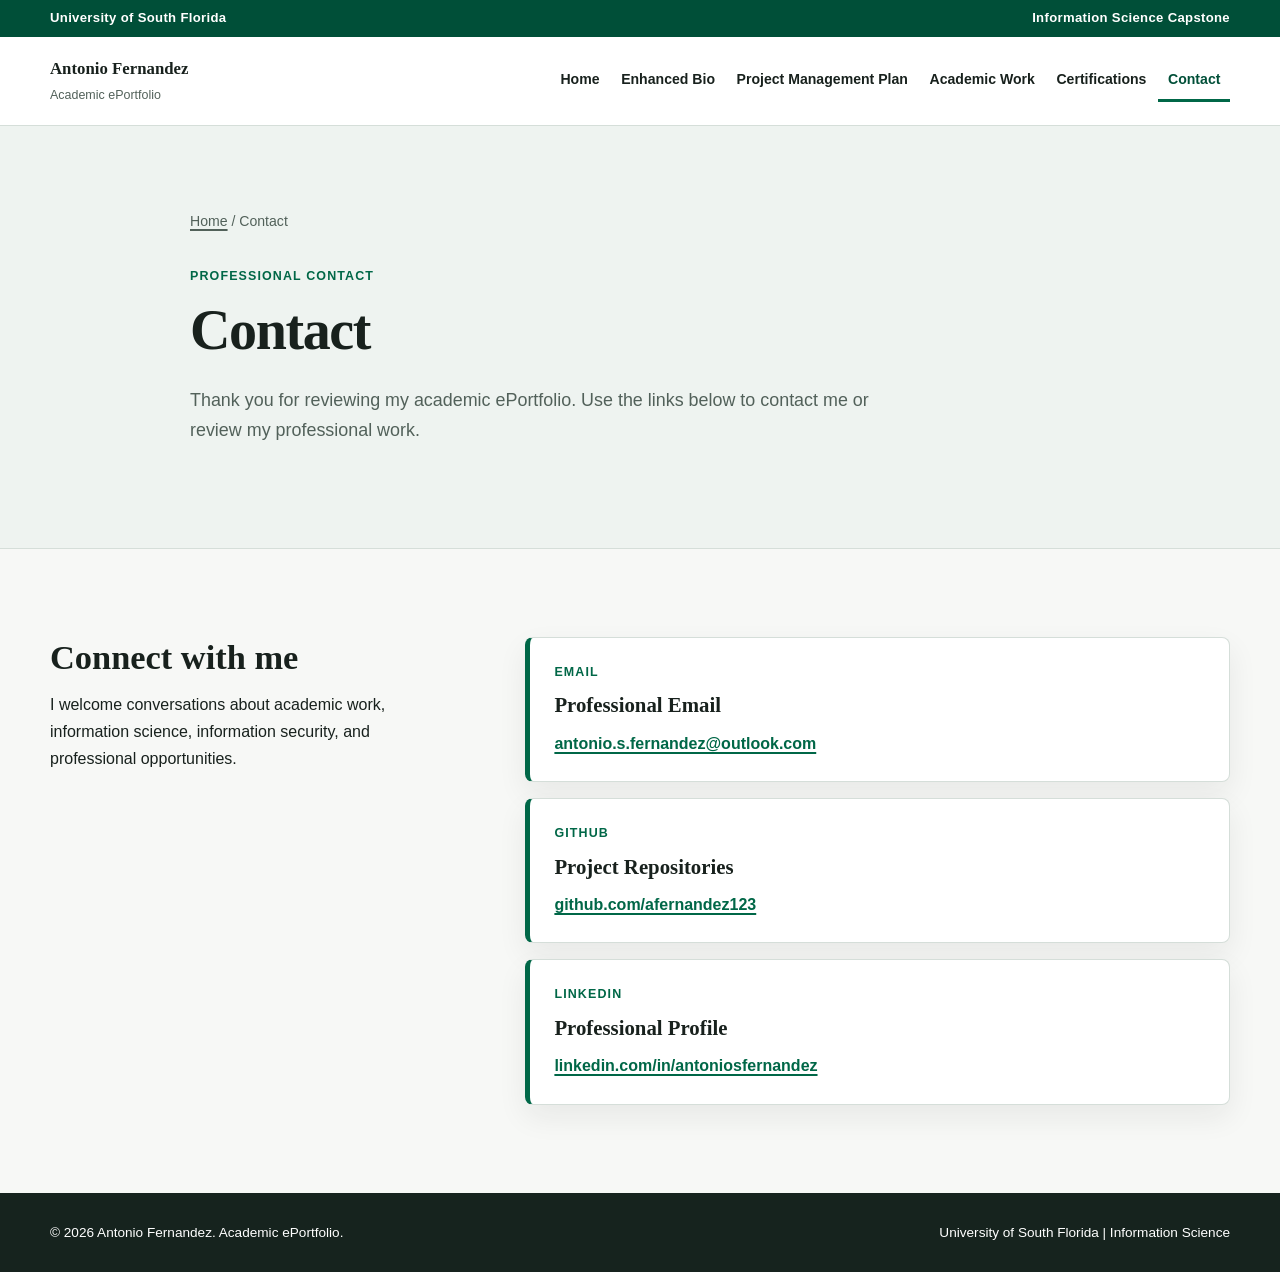
<file: contact.html>
<!DOCTYPE html>
<html lang="en">
<head>
    <meta charset="UTF-8">
    <meta name="viewport" content="width=device-width, initial-scale=1.0">
    <meta name="description" content="Contact information for Antonio Fernandez's academic ePortfolio.">
    <title>Contact | Antonio Fernandez</title>
    <link rel="stylesheet" href="styles.css">
    <script src="script.js" defer></script>
</head>
<body>
    <a class="skip-link" href="#main-content">Skip to main content</a>

    <header class="site-header">
        <div class="utility-bar">
            <div class="container utility-inner">
                <span>University of South Florida</span>
                <span>Information Science Capstone</span>
            </div>
        </div>
        <div class="container header-main">
            <a class="site-brand" href="index.html" aria-label="Antonio Fernandez ePortfolio home">
                <span><strong>Antonio Fernandez</strong><small>Academic ePortfolio</small></span>
            </a>
            <button class="menu-toggle" type="button" aria-expanded="false" aria-controls="primary-navigation">
                <span class="menu-icon" aria-hidden="true"></span><span>Menu</span>
            </button>
            <nav id="primary-navigation" class="primary-nav" aria-label="Primary navigation">
                <a href="index.html">Home</a>
                <a href="enhanced-bio.html">Enhanced Bio</a>
                <a href="project-management-plan.html">Project Management Plan</a>
                <a href="artifacts.html">Academic Work</a>
                <a href="certifications.html">Certifications</a>
                <a href="contact.html" aria-current="page">Contact</a>
            </nav>
        </div>
    </header>

    <main id="main-content">
        <section class="page-hero">
            <div class="container narrow">
                <p class="breadcrumb"><a href="index.html">Home</a> / Contact</p>
                <p class="eyebrow">Professional Contact</p>
                <h1>Contact</h1>
                <p>Thank you for reviewing my academic ePortfolio. Use the links below to contact me or review my professional work.</p>
            </div>
        </section>

        <section class="section">
            <div class="container contact-layout">
                <div class="contact-intro">
                    <h2>Connect with me</h2>
                    <p>I welcome conversations about academic work, information science, information security, and professional opportunities.</p>
                </div>

                <div class="contact-list">
                    <article class="contact-card">
                        <p class="artifact-label">Email</p>
                        <h2>Professional Email</h2>
                        <a href="mailto:antonio.s.fernandez@outlook.com">antonio.s.fernandez@outlook.com</a>
                    </article>
                    <article class="contact-card">
                        <p class="artifact-label">GitHub</p>
                        <h2>Project Repositories</h2>
                        <a href="https://github.com/afernandez123" target="_blank" rel="noopener noreferrer">github.com/afernandez123</a>
                    </article>
                    <article class="contact-card">
                        <p class="artifact-label">LinkedIn</p>
                        <h2>Professional Profile</h2>
                        <a href="https://www.linkedin.com/in/antoniosfernandez/" target="_blank" rel="noopener noreferrer">linkedin.com/in/antoniosfernandez</a>
                    </article>
                </div>
            </div>
        </section>
    </main>

    <footer class="site-footer">
        <div class="container footer-inner">
            <p>&copy; <span data-current-year>2026</span> Antonio Fernandez. Academic ePortfolio.</p>
            <p>University of South Florida | Information Science</p>
        </div>
    </footer>
</body>
</html>
</file>
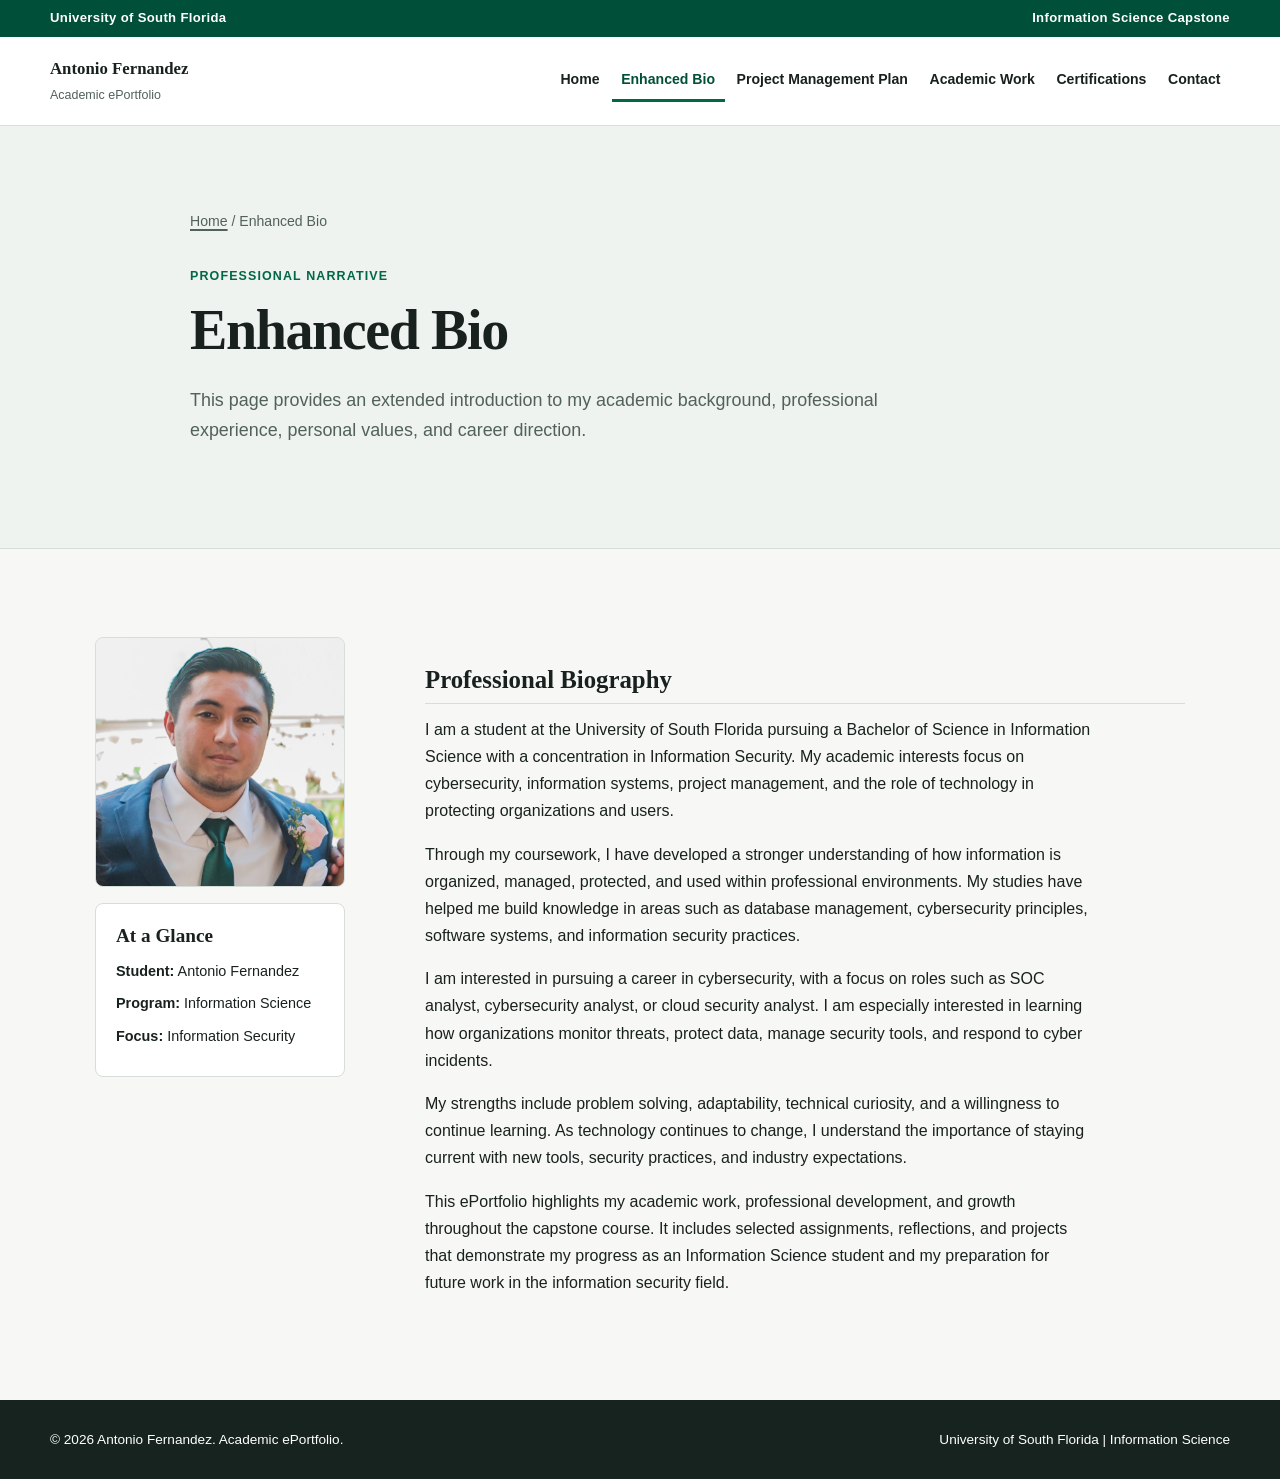
<file: enhanced-bio.html>
<!DOCTYPE html>
<html lang="en">
<head>
    <meta charset="UTF-8">
    <meta name="viewport" content="width=device-width, initial-scale=1.0">
    <meta name="description" content="Enhanced professional biography for Antonio Fernandez's USF capstone ePortfolio.">
    <title>Enhanced Bio | Antonio Fernandez</title>
    <link rel="stylesheet" href="styles.css">
    <script src="script.js" defer></script>
</head>
<body>
    <a class="skip-link" href="#main-content">Skip to main content</a>

    <header class="site-header">
        <div class="utility-bar">
            <div class="container utility-inner">
                <span>University of South Florida</span>
                <span>Information Science Capstone</span>
            </div>
        </div>
        <div class="container header-main">
            <a class="site-brand" href="index.html" aria-label="Antonio Fernandez ePortfolio home">
                <span><strong>Antonio Fernandez</strong><small>Academic ePortfolio</small></span>
            </a>
            <button class="menu-toggle" type="button" aria-expanded="false" aria-controls="primary-navigation">
                <span class="menu-icon" aria-hidden="true"></span><span>Menu</span>
            </button>
            <nav id="primary-navigation" class="primary-nav" aria-label="Primary navigation">
                <a href="index.html">Home</a>
                <a href="enhanced-bio.html" aria-current="page">Enhanced Bio</a>
                <a href="project-management-plan.html">Project Management Plan</a>
                <a href="academic-work.html">Academic Work</a>
                <a href="certifications.html">Certifications</a>
                <a href="contact.html">Contact</a>
            </nav>
        </div>
    </header>

    <main id="main-content">
        <section class="page-hero">
            <div class="container narrow">
                <p class="breadcrumb"><a href="index.html">Home</a> / Enhanced Bio</p>
                <p class="eyebrow">Professional Narrative</p>
                <h1>Enhanced Bio</h1>
                <p>This page provides an extended introduction to my academic background, professional experience, personal values, and career direction.</p>
            </div>
        </section>

        <section class="section">
            <div class="container content-layout">
                <aside class="content-sidebar">
                    <img class="headshot-photo compact" src="images/profilepicture.jpg" alt="Professional headshot of Antonio Fernandez">
                    <div class="sidebar-note">
                        <h2>At a Glance</h2>
                        <p><strong>Student:</strong> Antonio Fernandez</p>
                        <p><strong>Program:</strong> Information Science</p>
                        <p><strong>Focus:</strong> Information Security</p>
                    </div>
                </aside>

                <article class="prose">
                    <h2>Professional Biography</h2>
                    <p>I am a student at the University of South Florida pursuing a Bachelor of Science in Information Science with a concentration in Information Security. My academic interests focus on cybersecurity, information systems, project management, and the role of technology in protecting organizations and users.</p>

                    <p>Through my coursework, I have developed a stronger understanding of how information is organized, managed, protected, and used within professional environments. My studies have helped me build knowledge in areas such as database management, cybersecurity principles, software systems, and information security practices.</p>

                    <p>I am interested in pursuing a career in cybersecurity, with a focus on roles such as SOC analyst, cybersecurity analyst, or cloud security analyst. I am especially interested in learning how organizations monitor threats, protect data, manage security tools, and respond to cyber incidents.</p>

                    <p>My strengths include problem solving, adaptability, technical curiosity, and a willingness to continue learning. As technology continues to change, I understand the importance of staying current with new tools, security practices, and industry expectations.</p>

                    <p>This ePortfolio highlights my academic work, professional development, and growth throughout the capstone course. It includes selected assignments, reflections, and projects that demonstrate my progress as an Information Science student and my preparation for future work in the information security field.</p>
                </article>
            </div>
        </section>
    </main>

    <footer class="site-footer">
        <div class="container footer-inner">
            <p>&copy; <span data-current-year>2026</span> Antonio Fernandez. Academic ePortfolio.</p>
            <p>University of South Florida | Information Science</p>
        </div>
    </footer>
</body>
</html>
</file>
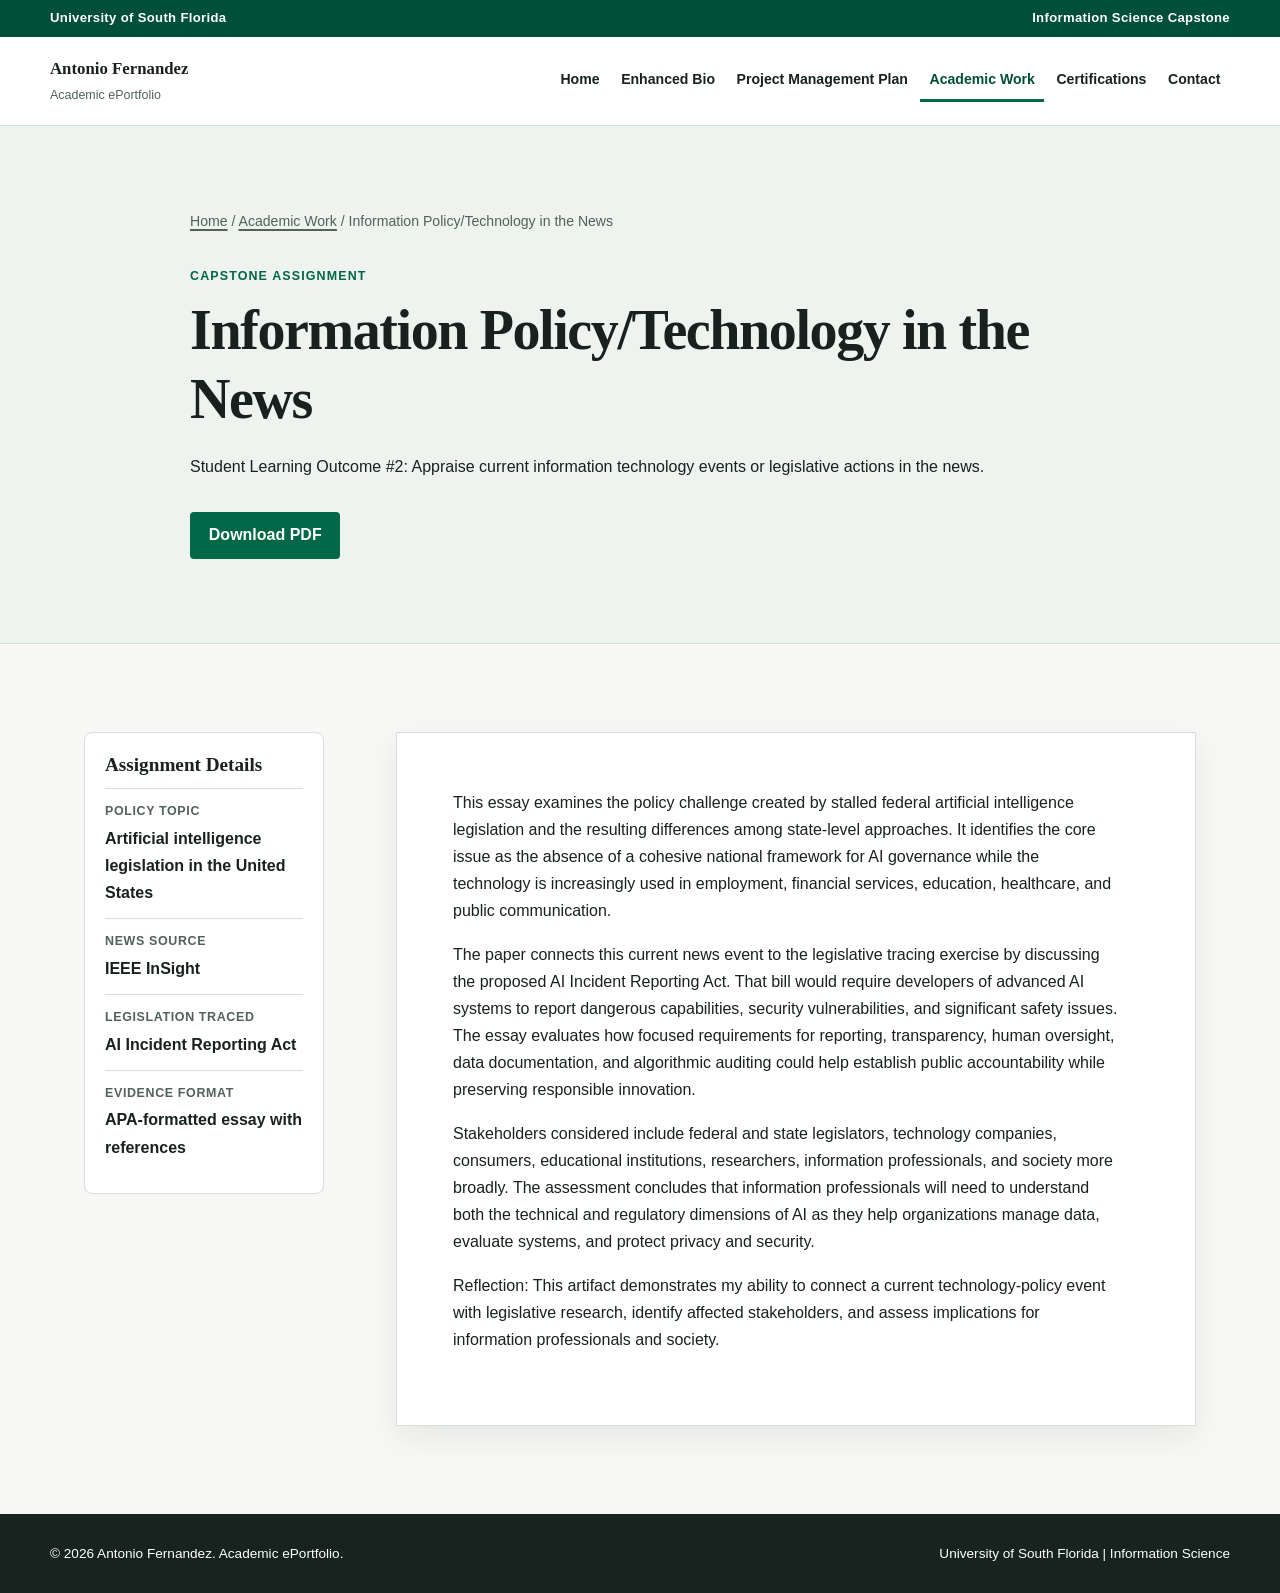
<file: information-technology-in-the-news.html>
<!DOCTYPE html>
<html lang="en">
<head>
    <meta charset="UTF-8">
    <meta name="viewport" content="width=device-width, initial-scale=1.0">
    <meta name="description" content="Antonio Fernandez's information policy essay on artificial intelligence legislation and current technology news.">
    <title>Information Technology in the News | Antonio Fernandez</title>
    <link rel="stylesheet" href="styles.css">
    <script src="script.js" defer></script>
</head>
<body>
    <a class="skip-link" href="#main-content">Skip to main content</a>

    <header class="site-header">
        <div class="utility-bar">
            <div class="container utility-inner">
                <span>University of South Florida</span>
                <span>Information Science Capstone</span>
            </div>
        </div>
        <div class="container header-main">
            <a class="site-brand" href="index.html" aria-label="Antonio Fernandez ePortfolio home">
                <span><strong>Antonio Fernandez</strong><small>Academic ePortfolio</small></span>
            </a>
            <button class="menu-toggle" type="button" aria-expanded="false" aria-controls="primary-navigation">
                <span class="menu-icon" aria-hidden="true"></span><span>Menu</span>
            </button>
            <nav id="primary-navigation" class="primary-nav" aria-label="Primary navigation">
                <a href="index.html">Home</a>
                <a href="enhanced-bio.html">Enhanced Bio</a>
                <a href="project-management-plan.html">Project Management Plan</a>
                <a href="academic-work.html" aria-current="page">Academic Work</a>
                <a href="certifications.html">Certifications</a>
                <a href="contact.html">Contact</a>
            </nav>
        </div>
    </header>

    <main id="main-content">
        <section class="page-hero">
            <div class="container narrow">
                <p class="breadcrumb"><a href="index.html">Home</a> / <a href="academic-work.html">Academic Work</a> / Information Policy/Technology in the News</p>
                <p class="eyebrow">Capstone Assignment</p>
                <h1>Information Policy/Technology in the News</h1>
                <p>Student Learning Outcome #2: Appraise current information technology events or legislative actions in the news.</p>
                <div class="hero-actions">
                    <a class="button button-primary" href="documents/information-technology-in-the-news-antonio-fernandez.pdf" download>Download PDF</a>
                </div>
            </div>
        </section>

        <section class="section">
            <div class="container paper-layout">
                <aside class="paper-meta" aria-label="Assignment details">
                    <h2>Assignment Details</h2>
                    <dl>
                        <div>
                            <dt>Policy topic</dt>
                            <dd>Artificial intelligence legislation in the United States</dd>
                        </div>
                        <div>
                            <dt>News source</dt>
                            <dd>IEEE InSight</dd>
                        </div>
                        <div>
                            <dt>Legislation traced</dt>
                            <dd>AI Incident Reporting Act</dd>
                        </div>
                        <div>
                            <dt>Evidence format</dt>
                            <dd>APA-formatted essay with references</dd>
                        </div>
                    </dl>
                </aside>

                <article class="paper prose">
                    <p>This essay examines the policy challenge created by stalled federal artificial intelligence legislation and the resulting differences among state-level approaches. It identifies the core issue as the absence of a cohesive national framework for AI governance while the technology is increasingly used in employment, financial services, education, healthcare, and public communication.</p>

                    <p>The paper connects this current news event to the legislative tracing exercise by discussing the proposed AI Incident Reporting Act. That bill would require developers of advanced AI systems to report dangerous capabilities, security vulnerabilities, and significant safety issues. The essay evaluates how focused requirements for reporting, transparency, human oversight, data documentation, and algorithmic auditing could help establish public accountability while preserving responsible innovation.</p>

                    <p>Stakeholders considered include federal and state legislators, technology companies, consumers, educational institutions, researchers, information professionals, and society more broadly. The assessment concludes that information professionals will need to understand both the technical and regulatory dimensions of AI as they help organizations manage data, evaluate systems, and protect privacy and security.</p>

                    <p>Reflection: This artifact demonstrates my ability to connect a current technology-policy event with legislative research, identify affected stakeholders, and assess implications for information professionals and society.</p>
                </article>
            </div>
        </section>
    </main>

    <footer class="site-footer">
        <div class="container footer-inner">
            <p>&copy; <span data-current-year>2026</span> Antonio Fernandez. Academic ePortfolio.</p>
            <p>University of South Florida | Information Science</p>
        </div>
    </footer>
</body>
</html>
</file>
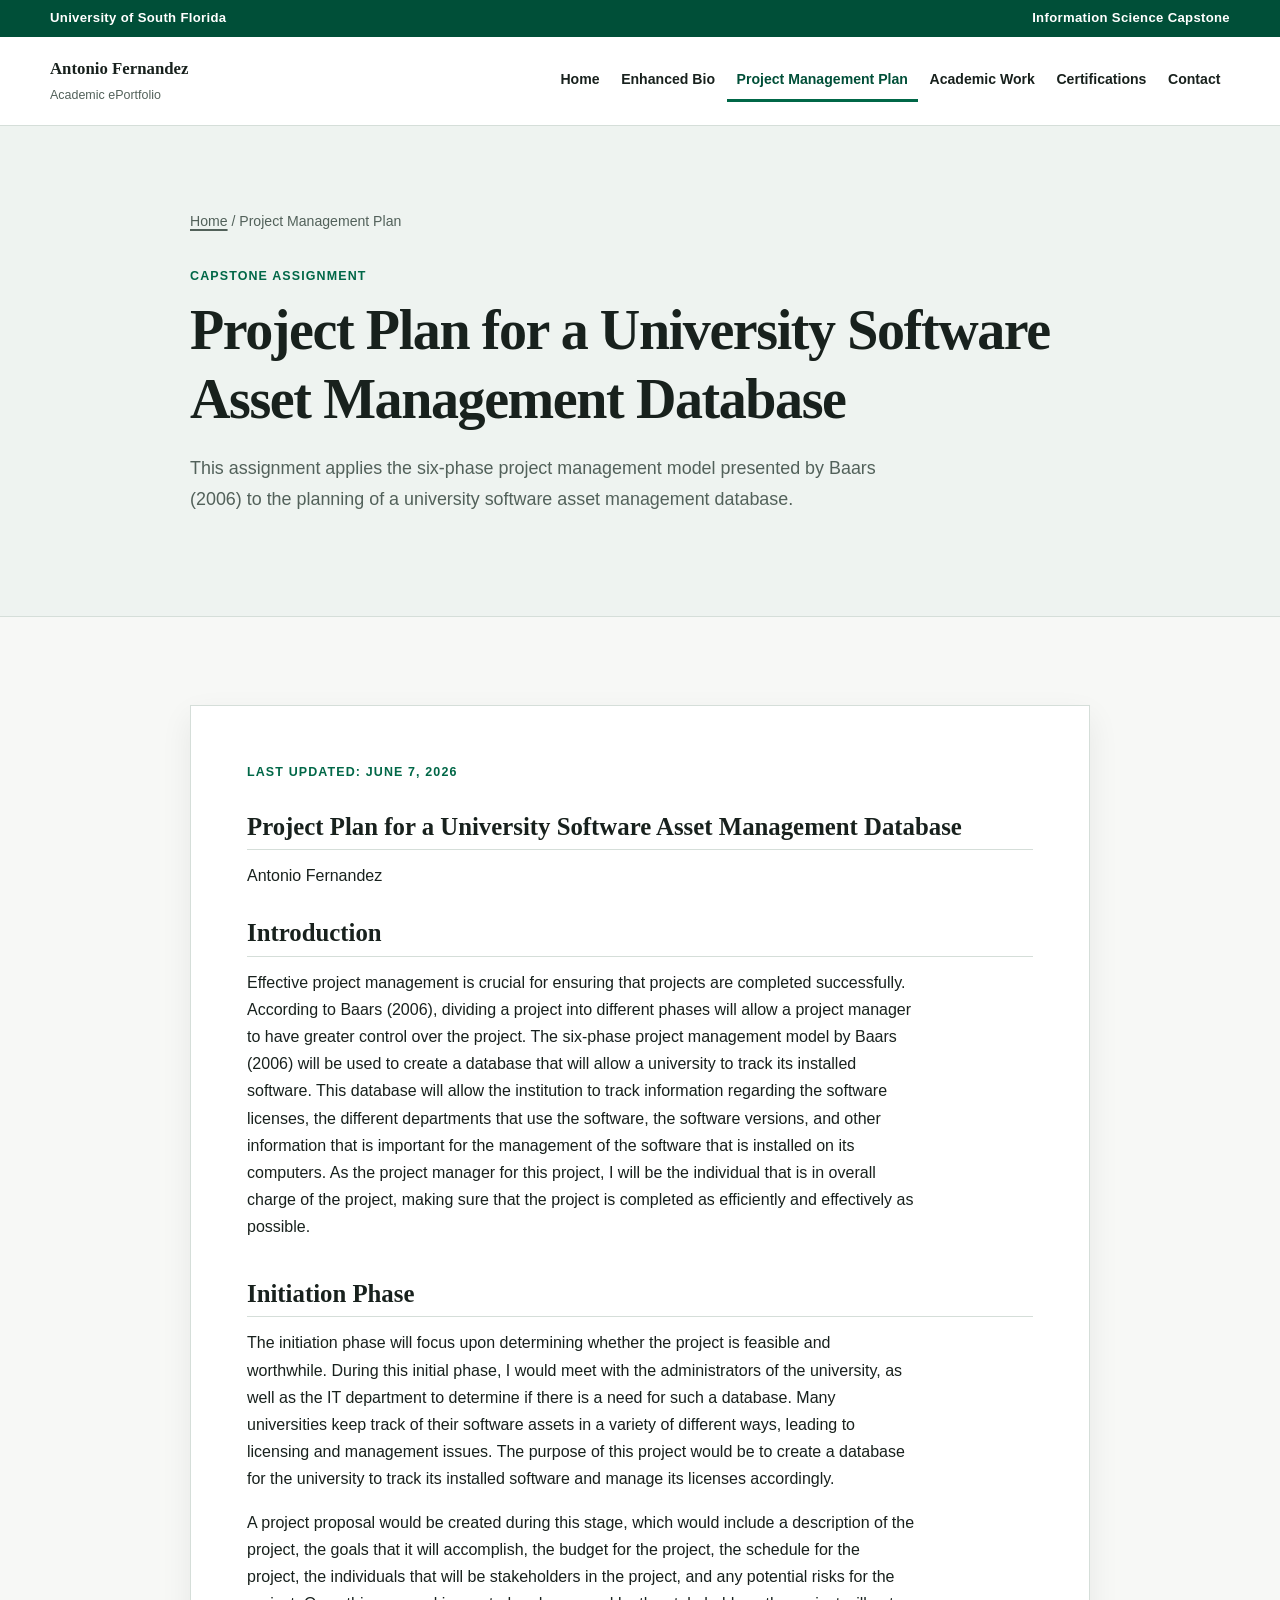
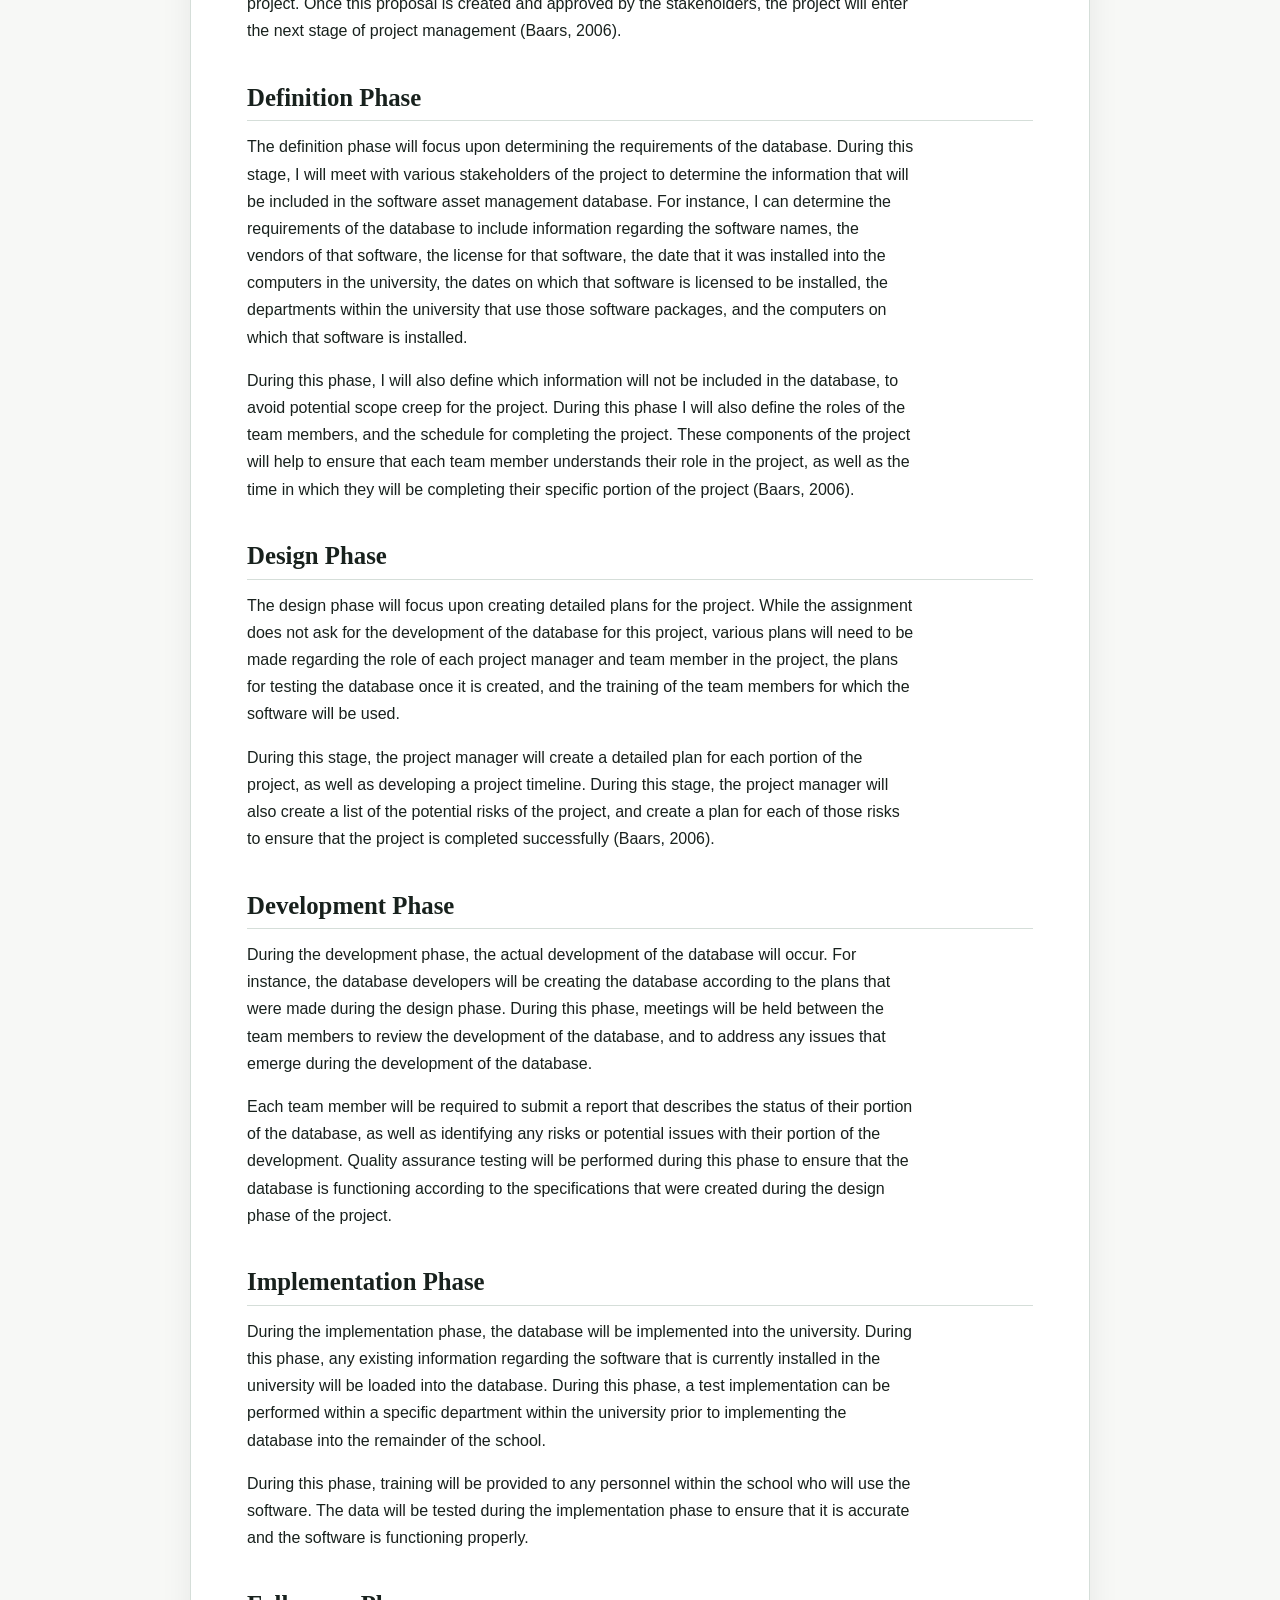
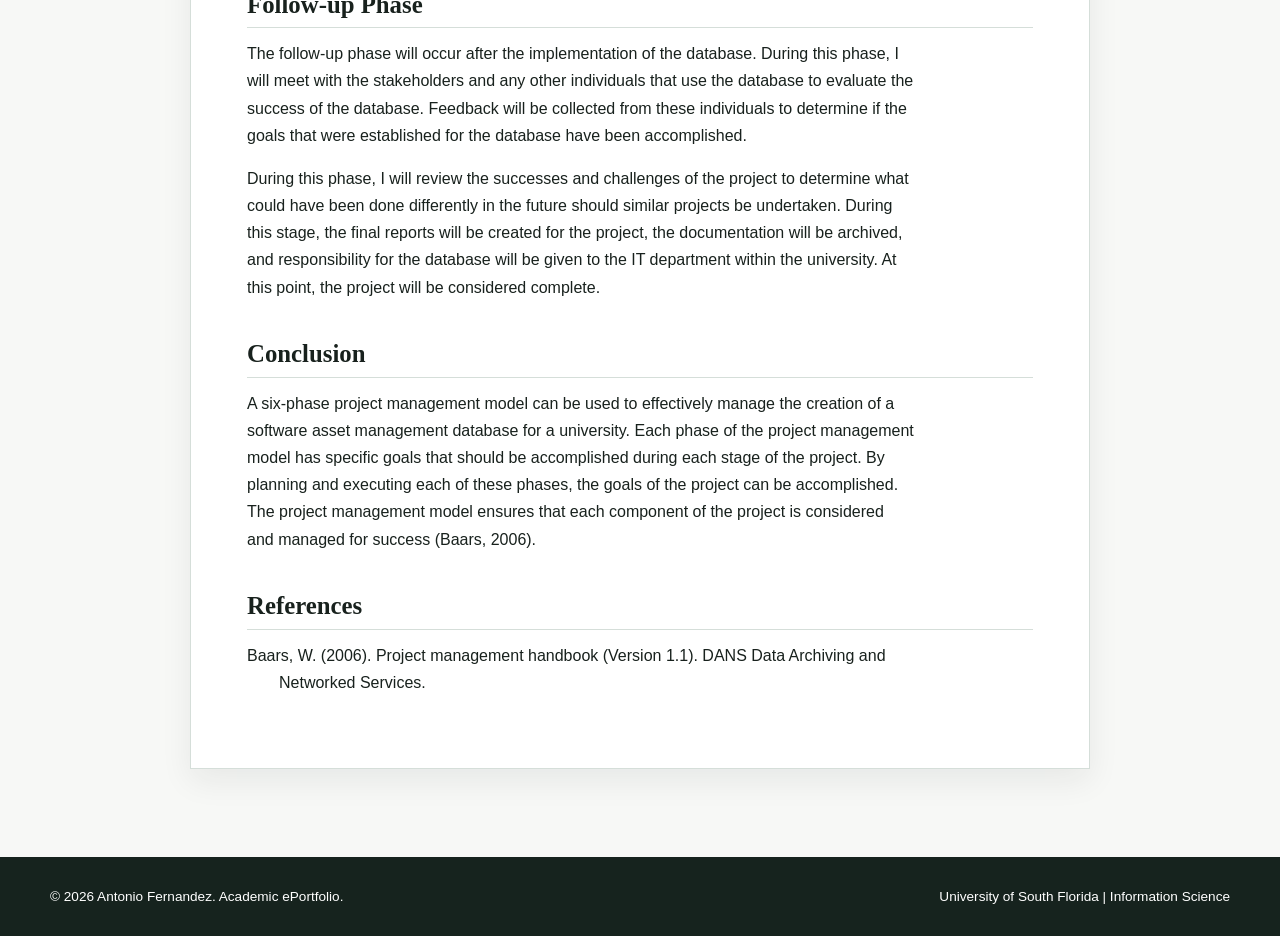
<file: project-management-plan.html>
<!DOCTYPE html>
<html lang="en">
<head>
    <meta charset="UTF-8">
    <meta name="viewport" content="width=device-width, initial-scale=1.0">
    <meta name="description" content="Project Plan for a University Software Asset Management Database by Antonio Fernandez.">
    <title>Project Management Plan | Antonio Fernandez</title>
    <link rel="stylesheet" href="styles.css">
    <script src="script.js" defer></script>
</head>
<body>
    <a class="skip-link" href="#main-content">Skip to main content</a>

    <header class="site-header">
        <div class="utility-bar">
            <div class="container utility-inner">
                <span>University of South Florida</span>
                <span>Information Science Capstone</span>
            </div>
        </div>
        <div class="container header-main">
            <a class="site-brand" href="index.html" aria-label="Antonio Fernandez ePortfolio home">
                <span><strong>Antonio Fernandez</strong><small>Academic ePortfolio</small></span>
            </a>
            <button class="menu-toggle" type="button" aria-expanded="false" aria-controls="primary-navigation">
                <span class="menu-icon" aria-hidden="true"></span><span>Menu</span>
            </button>
            <nav id="primary-navigation" class="primary-nav" aria-label="Primary navigation">
                <a href="index.html">Home</a>
                <a href="enhanced-bio.html">Enhanced Bio</a>
                <a href="project-management-plan.html" aria-current="page">Project Management Plan</a>
                <a href="academic-work.html">Academic Work</a>
                <a href="certifications.html">Certifications</a>
                <a href="contact.html">Contact</a>
            </nav>
        </div>
    </header>

    <main id="main-content">
        <section class="page-hero">
            <div class="container narrow">
                <p class="breadcrumb"><a href="index.html">Home</a> / Project Management Plan</p>
                <p class="eyebrow">Capstone Assignment</p>
                <h1>Project Plan for a University Software Asset Management Database</h1>
                <p>This assignment applies the six-phase project management model presented by Baars (2006) to the planning of a university software asset management database.</p>
            </div>
        </section>

        <section class="section">
            <div class="container narrow">
                <article class="paper prose">
                    <header>
                        <p class="artifact-label">Last Updated: <time datetime="2026-06-07">June 7, 2026</time></p>
                        <h2>Project Plan for a University Software Asset Management Database</h2>
                        <p>Antonio Fernandez</p>
                    </header>

                    <h2>Introduction</h2>
                    <p>Effective project management is crucial for ensuring that projects are completed successfully. According to Baars (2006), dividing a project into different phases will allow a project manager to have greater control over the project. The six-phase project management model by Baars (2006) will be used to create a database that will allow a university to track its installed software. This database will allow the institution to track information regarding the software licenses, the different departments that use the software, the software versions, and other information that is important for the management of the software that is installed on its computers. As the project manager for this project, I will be the individual that is in overall charge of the project, making sure that the project is completed as efficiently and effectively as possible.</p>

                    <h2>Initiation Phase</h2>
                    <p>The initiation phase will focus upon determining whether the project is feasible and worthwhile. During this initial phase, I would meet with the administrators of the university, as well as the IT department to determine if there is a need for such a database. Many universities keep track of their software assets in a variety of different ways, leading to licensing and management issues. The purpose of this project would be to create a database for the university to track its installed software and manage its licenses accordingly.</p>
                    <p>A project proposal would be created during this stage, which would include a description of the project, the goals that it will accomplish, the budget for the project, the schedule for the project, the individuals that will be stakeholders in the project, and any potential risks for the project. Once this proposal is created and approved by the stakeholders, the project will enter the next stage of project management (Baars, 2006).</p>

                    <h2>Definition Phase</h2>
                    <p>The definition phase will focus upon determining the requirements of the database. During this stage, I will meet with various stakeholders of the project to determine the information that will be included in the software asset management database. For instance, I can determine the requirements of the database to include information regarding the software names, the vendors of that software, the license for that software, the date that it was installed into the computers in the university, the dates on which that software is licensed to be installed, the departments within the university that use those software packages, and the computers on which that software is installed.</p>
                    <p>During this phase, I will also define which information will not be included in the database, to avoid potential scope creep for the project. During this phase I will also define the roles of the team members, and the schedule for completing the project. These components of the project will help to ensure that each team member understands their role in the project, as well as the time in which they will be completing their specific portion of the project (Baars, 2006).</p>

                    <h2>Design Phase</h2>
                    <p>The design phase will focus upon creating detailed plans for the project. While the assignment does not ask for the development of the database for this project, various plans will need to be made regarding the role of each project manager and team member in the project, the plans for testing the database once it is created, and the training of the team members for which the software will be used.</p>
                    <p>During this stage, the project manager will create a detailed plan for each portion of the project, as well as developing a project timeline. During this stage, the project manager will also create a list of the potential risks of the project, and create a plan for each of those risks to ensure that the project is completed successfully (Baars, 2006).</p>

                    <h2>Development Phase</h2>
                    <p>During the development phase, the actual development of the database will occur. For instance, the database developers will be creating the database according to the plans that were made during the design phase. During this phase, meetings will be held between the team members to review the development of the database, and to address any issues that emerge during the development of the database.</p>
                    <p>Each team member will be required to submit a report that describes the status of their portion of the database, as well as identifying any risks or potential issues with their portion of the development. Quality assurance testing will be performed during this phase to ensure that the database is functioning according to the specifications that were created during the design phase of the project.</p>

                    <h2>Implementation Phase</h2>
                    <p>During the implementation phase, the database will be implemented into the university. During this phase, any existing information regarding the software that is currently installed in the university will be loaded into the database. During this phase, a test implementation can be performed within a specific department within the university prior to implementing the database into the remainder of the school.</p>
                    <p>During this phase, training will be provided to any personnel within the school who will use the software. The data will be tested during the implementation phase to ensure that it is accurate and the software is functioning properly.</p>

                    <h2>Follow-up Phase</h2>
                    <p>The follow-up phase will occur after the implementation of the database. During this phase, I will meet with the stakeholders and any other individuals that use the database to evaluate the success of the database. Feedback will be collected from these individuals to determine if the goals that were established for the database have been accomplished.</p>
                    <p>During this phase, I will review the successes and challenges of the project to determine what could have been done differently in the future should similar projects be undertaken. During this stage, the final reports will be created for the project, the documentation will be archived, and responsibility for the database will be given to the IT department within the university. At this point, the project will be considered complete.</p>

                    <h2>Conclusion</h2>
                    <p>A six-phase project management model can be used to effectively manage the creation of a software asset management database for a university. Each phase of the project management model has specific goals that should be accomplished during each stage of the project. By planning and executing each of these phases, the goals of the project can be accomplished. The project management model ensures that each component of the project is considered and managed for success (Baars, 2006).</p>

                    <h2>References</h2>
                    <p class="reference-entry">Baars, W. (2006). Project management handbook (Version 1.1). DANS Data Archiving and Networked Services.</p>
                </article>
            </div>
        </section>
    </main>

    <footer class="site-footer">
        <div class="container footer-inner">
            <p>&copy; <span data-current-year>2026</span> Antonio Fernandez. Academic ePortfolio.</p>
            <p>University of South Florida | Information Science</p>
        </div>
    </footer>
</body>
</html>
</file>
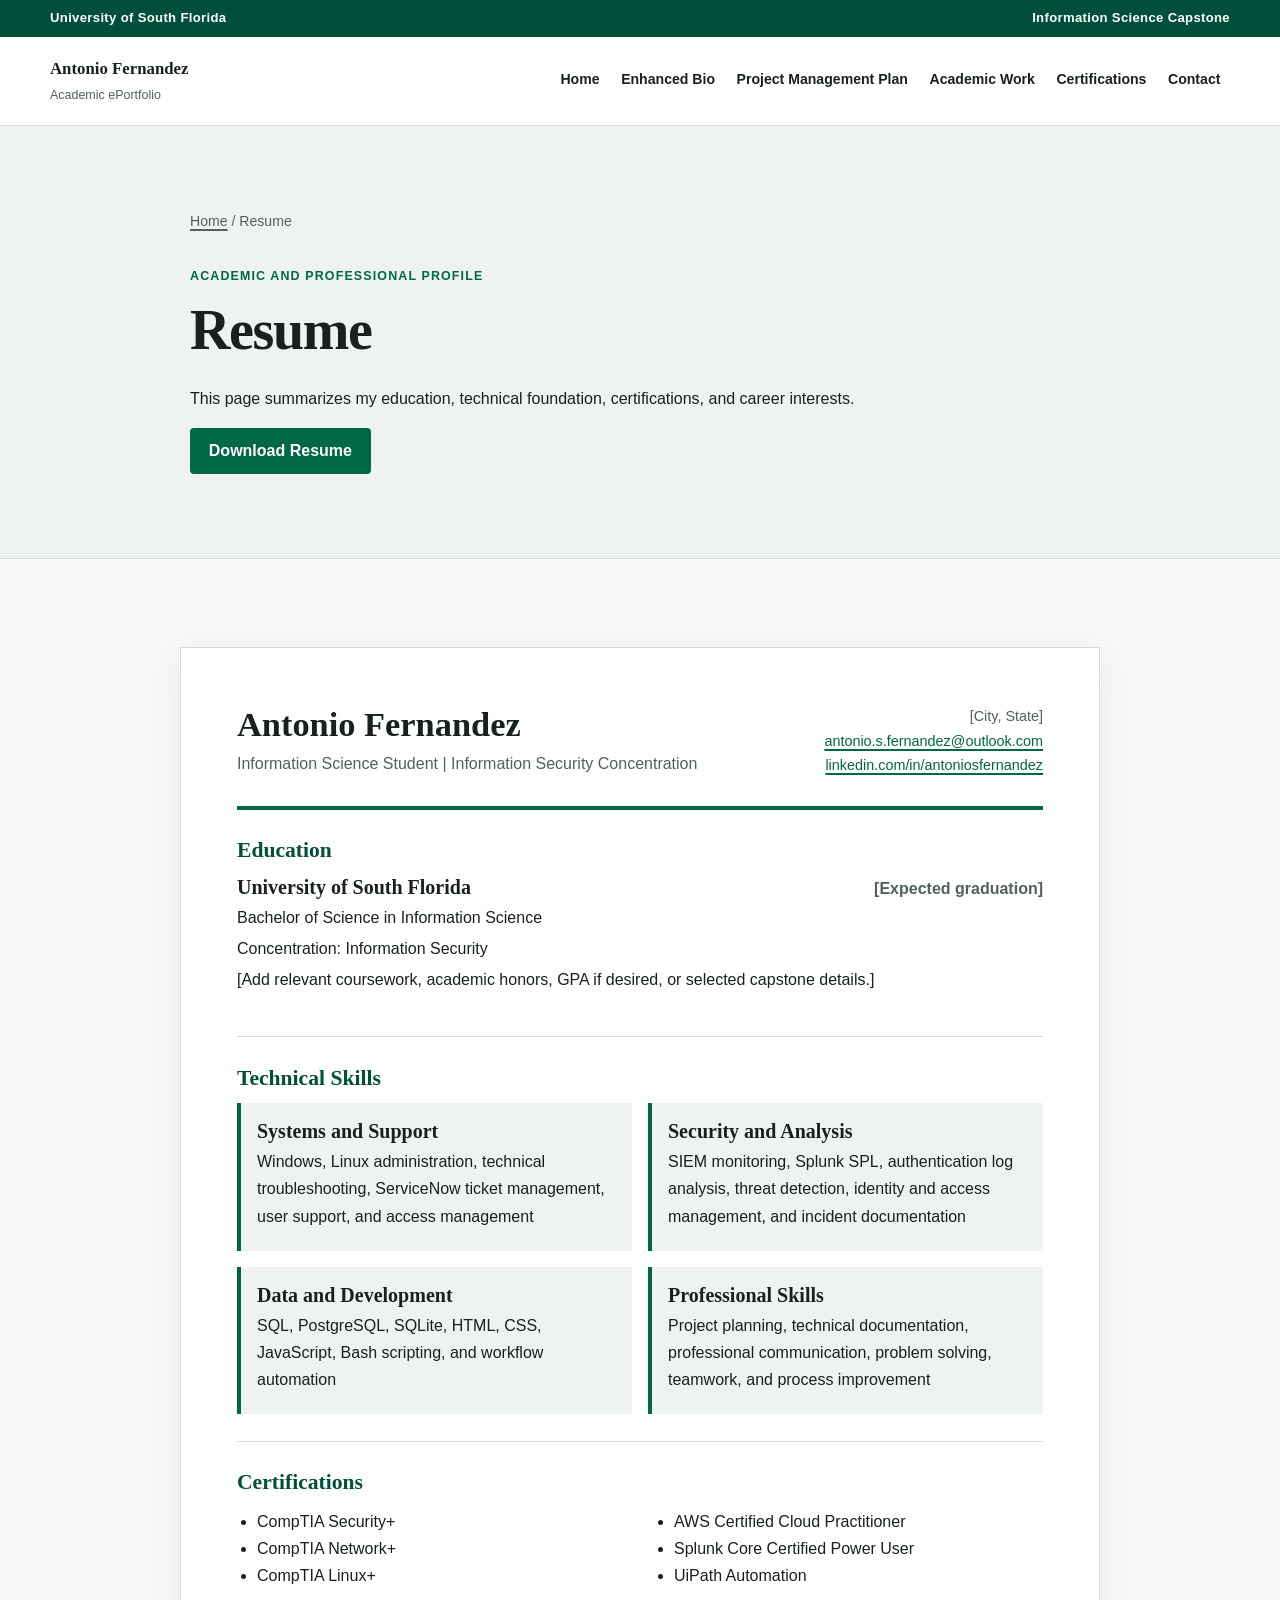
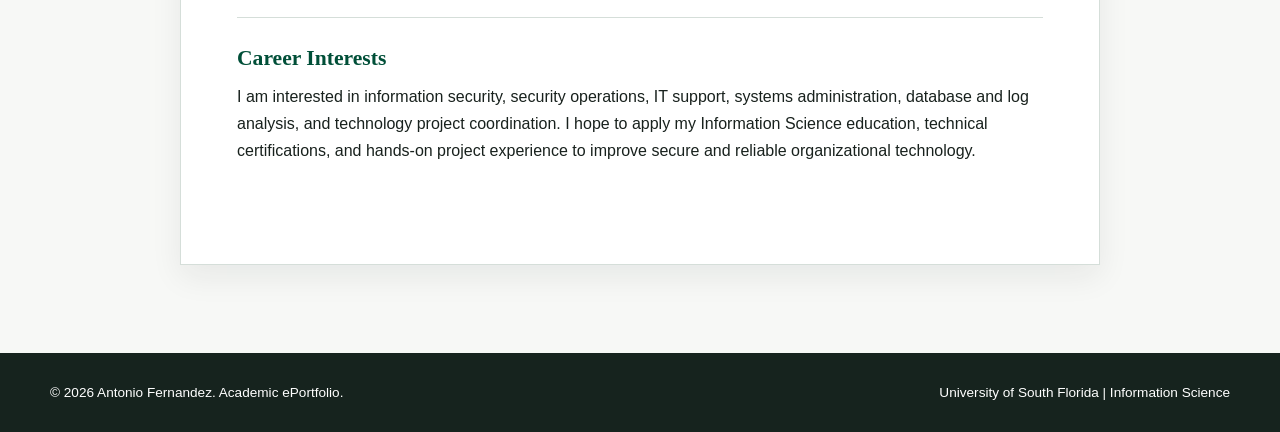
<file: resume.html>
<!DOCTYPE html>
<html lang="en">
<head>
    <meta charset="UTF-8">
    <meta name="viewport" content="width=device-width, initial-scale=1.0">
    <meta name="description" content="Academic resume for Antonio Fernandez, Information Science student at the University of South Florida.">
    <title>Resume | Antonio Fernandez</title>
    <link rel="stylesheet" href="styles.css">
    <script src="script.js" defer></script>
</head>
<body>
    <a class="skip-link" href="#main-content">Skip to main content</a>

    <header class="site-header">
        <div class="utility-bar">
            <div class="container utility-inner">
                <span>University of South Florida</span>
                <span>Information Science Capstone</span>
            </div>
        </div>
        <div class="container header-main">
            <a class="site-brand" href="index.html" aria-label="Antonio Fernandez ePortfolio home">
                <span><strong>Antonio Fernandez</strong><small>Academic ePortfolio</small></span>
            </a>
            <button class="menu-toggle" type="button" aria-expanded="false" aria-controls="primary-navigation">
                <span class="menu-icon" aria-hidden="true"></span><span>Menu</span>
            </button>
            <nav id="primary-navigation" class="primary-nav" aria-label="Primary navigation">
                <a href="index.html">Home</a>
                <a href="enhanced-bio.html">Enhanced Bio</a>
                <a href="project-management-plan.html">Project Management Plan</a>
                <a href="academic-work.html">Academic Work</a>
                <a href="certifications.html">Certifications</a>
                <a href="contact.html">Contact</a>
            </nav>
        </div>
    </header>

    <main id="main-content">
        <section class="page-hero">
            <div class="container narrow">
                <p class="breadcrumb"><a href="index.html">Home</a> / Resume</p>
                <p class="eyebrow">Academic and Professional Profile</p>
                <h1>Resume</h1>
                <p>This page summarizes my education, technical foundation, certifications, and career interests.</p>
                <a class="button button-primary" href="https://github.com/afernandez123/cybersecurity-portfolio/releases/download/v1.0/AntonioFernandezResume.pdf">Download Resume</a>
            </div>
        </section>

        <section class="section">
            <div class="container resume-sheet">
                <header class="resume-header">
                    <div>
                        <h2>Antonio Fernandez</h2>
                        <p>Information Science Student | Information Security Concentration</p>
                    </div>
                    <address>
                        [City, State]<br>
                        <a href="mailto:antonio.s.fernandez@outlook.com">antonio.s.fernandez@outlook.com</a><br>
                        <a href="https://www.linkedin.com/in/antoniosfernandez/">linkedin.com/in/antoniosfernandez</a>
                    </address>
                </header>

                <section class="resume-section">
                    <h2>Education</h2>
                    <div class="resume-entry">
                        <div>
                            <h3>University of South Florida</h3>
                            <p>Bachelor of Science in Information Science</p>
                            <p>Concentration: Information Security</p>
                        </div>
                        <p class="resume-date">[Expected graduation]</p>
                    </div>
                    <p>[Add relevant coursework, academic honors, GPA if desired, or selected capstone details.]</p>
                </section>

                <section class="resume-section">
                    <h2>Technical Skills</h2>
                    <div class="skill-groups">
                        <div>
                            <h3>Systems and Support</h3>
                            <p>Windows, Linux administration, technical troubleshooting, ServiceNow ticket management, user support, and access management</p>
                        </div>
                        <div>
                            <h3>Security and Analysis</h3>
                            <p>SIEM monitoring, Splunk SPL, authentication log analysis, threat detection, identity and access management, and incident documentation</p>
                        </div>
                        <div>
                            <h3>Data and Development</h3>
                            <p>SQL, PostgreSQL, SQLite, HTML, CSS, JavaScript, Bash scripting, and workflow automation</p>
                        </div>
                        <div>
                            <h3>Professional Skills</h3>
                            <p>Project planning, technical documentation, professional communication, problem solving, teamwork, and process improvement</p>
                        </div>
                    </div>
                </section>

                <section class="resume-section">
                    <h2>Certifications</h2>
                    <ul class="clean-list two-column-list">
                        <li>CompTIA Security+</li>
                        <li>CompTIA Network+</li>
                        <li>CompTIA Linux+</li>
                        <li>AWS Certified Cloud Practitioner</li>
                        <li>Splunk Core Certified Power User</li>
                        <li>UiPath Automation</li>
                    </ul>
                </section>

                <section class="resume-section">
                    <h2>Career Interests</h2>
                    <p>I am interested in information security, security operations, IT support, systems administration, database and log analysis, and technology project coordination. I hope to apply my Information Science education, technical certifications, and hands-on project experience to improve secure and reliable organizational technology.</p>
                </section>
            </div>
        </section>
    </main>

    <footer class="site-footer">
        <div class="container footer-inner">
            <p>&copy; <span data-current-year>2026</span> Antonio Fernandez. Academic ePortfolio.</p>
            <p>University of South Florida | Information Science</p>
        </div>
    </footer>
</body>
</html>
</file>
<file: styles.css>
:root {
    color-scheme: light;
    --background: #f7f8f6;
    --surface: #ffffff;
    --surface-muted: #eef3f0;
    --text: #18211d;
    --text-muted: #52615a;
    --border: #d5ded9;
    --border-strong: #aab9b1;
    --green: #006747;
    --green-dark: #004f38;
    --green-soft: #dcebe5;
    --gold: #c7a84b;
    --focus: #8a5a00;
    --max-width: 1180px;
    --reading-width: 760px;
    --radius: 8px;
    --shadow: 0 12px 30px rgba(24, 33, 29, 0.07);
}

* {
    box-sizing: border-box;
}

html {
    font-size: 100%;
}

body {
    margin: 0;
    background: var(--background);
    color: var(--text);
    font-family: Arial, Helvetica, sans-serif;
    font-size: 1rem;
    line-height: 1.7;
}

img {
    display: block;
    max-width: 100%;
}

a {
    color: var(--green);
    text-decoration-thickness: 2px;
    text-underline-offset: 3px;
}

a:hover {
    color: var(--green-dark);
}

a:focus-visible,
button:focus-visible {
    outline: 3px solid var(--focus);
    outline-offset: 3px;
}

button,
input,
textarea,
select {
    font: inherit;
}

h1,
h2,
h3 {
    color: var(--text);
    font-family: Georgia, "Times New Roman", serif;
    line-height: 1.22;
    margin-top: 0;
}

h1 {
    font-size: clamp(2.25rem, 5vw, 4rem);
    letter-spacing: -0.025em;
    margin-bottom: 1.25rem;
}

h2 {
    font-size: clamp(1.5rem, 3vw, 2.15rem);
    margin-bottom: 0.75rem;
}

h3 {
    font-size: 1.25rem;
    margin-bottom: 0.6rem;
}

p {
    margin-top: 0;
}

.container {
    width: min(var(--max-width), calc(100% - 2rem));
    margin-inline: auto;
}

.narrow {
    max-width: 900px;
}

.skip-link {
    position: absolute;
    top: 0.75rem;
    left: 0.75rem;
    z-index: 100;
    padding: 0.7rem 1rem;
    background: var(--text);
    color: #ffffff;
    border-radius: 4px;
    transform: translateY(-150%);
}

.skip-link:focus {
    transform: none;
    color: #ffffff;
}

.site-header {
    background: var(--surface);
    border-bottom: 1px solid var(--border);
}

.utility-bar {
    background: var(--green-dark);
    color: #ffffff;
    font-size: 0.82rem;
    font-weight: 700;
    letter-spacing: 0.025em;
}

.utility-inner {
    display: flex;
    justify-content: space-between;
    gap: 1rem;
    padding-block: 0.45rem;
}

.header-main {
    display: flex;
    align-items: center;
    justify-content: space-between;
    min-height: 88px;
    gap: 2rem;
}

.site-brand {
    display: inline-flex;
    align-items: center;
    gap: 0.8rem;
    color: var(--text);
    text-decoration: none;
    flex: 0 0 auto;
}

.site-brand:hover {
    color: var(--text);
}

.site-brand strong,
.site-brand small {
    display: block;
}

.site-brand strong {
    font-family: Georgia, "Times New Roman", serif;
    font-size: 1.05rem;
}

.site-brand small {
    margin-top: 0.05rem;
    color: var(--text-muted);
    font-size: 0.78rem;
}

.primary-nav {
    display: flex;
    align-items: center;
    justify-content: flex-end;
    gap: 0.15rem;
}

.primary-nav a {
    padding: 0.65rem 0.6rem;
    color: var(--text);
    border-bottom: 3px solid transparent;
    font-size: 0.88rem;
    font-weight: 700;
    line-height: 1.3;
    text-align: center;
    text-decoration: none;
}

.primary-nav a:hover,
.primary-nav a[aria-current="page"] {
    color: var(--green-dark);
    border-bottom-color: var(--green);
}

.menu-toggle {
    display: none;
    align-items: center;
    gap: 0.55rem;
    padding: 0.65rem 0.75rem;
    background: var(--surface);
    color: var(--text);
    border: 1px solid var(--border-strong);
    border-radius: 4px;
    font-weight: 700;
}

.menu-icon,
.menu-icon::before,
.menu-icon::after {
    display: block;
    width: 20px;
    height: 2px;
    background: currentColor;
}

.menu-icon {
    position: relative;
}

.menu-icon::before,
.menu-icon::after {
    position: absolute;
    left: 0;
    content: "";
}

.menu-icon::before {
    top: -6px;
}

.menu-icon::after {
    top: 6px;
}

.hero-section {
    padding: clamp(3.5rem, 8vw, 6.5rem) 0;
    background:
        linear-gradient(90deg, var(--surface-muted) 0, var(--surface-muted) 11px, transparent 11px),
        var(--surface);
    border-bottom: 1px solid var(--border);
}

.hero-grid {
    display: grid;
    grid-template-columns: minmax(0, 1.35fr) minmax(300px, 0.65fr);
    gap: clamp(2.5rem, 7vw, 6rem);
    align-items: center;
}

.hero-copy {
    max-width: 760px;
}

.hero-intro,
.page-hero > .container > p:last-child {
    max-width: 70ch;
    color: var(--text-muted);
    font-size: 1.12rem;
}

.eyebrow,
.artifact-label {
    margin-bottom: 0.6rem;
    color: var(--green);
    font-size: 0.78rem;
    font-weight: 800;
    letter-spacing: 0.09em;
    text-transform: uppercase;
}

.hero-actions {
    display: flex;
    flex-wrap: wrap;
    gap: 0.75rem;
    margin-top: 2rem;
}

.button {
    display: inline-flex;
    align-items: center;
    justify-content: center;
    min-height: 46px;
    padding: 0.7rem 1.05rem;
    border: 2px solid var(--green);
    border-radius: 4px;
    font-weight: 800;
    line-height: 1.25;
    text-align: center;
    text-decoration: none;
}

.button-primary {
    background: var(--green);
    color: #ffffff;
}

.button-primary:hover {
    background: var(--green-dark);
    border-color: var(--green-dark);
    color: #ffffff;
}

.button-secondary {
    background: transparent;
    color: var(--green-dark);
}

.button-secondary:hover {
    background: var(--green-soft);
    color: var(--green-dark);
}

.profile-card {
    background: var(--surface);
    border: 1px solid var(--border);
    border-top: 5px solid var(--green);
    border-radius: var(--radius);
    box-shadow: var(--shadow);
    overflow: hidden;
}

.headshot-placeholder {
    display: grid;
    place-items: center;
    align-content: center;
    aspect-ratio: 4 / 3;
    min-height: 240px;
    padding: 2rem;
    background: var(--surface-muted);
    color: var(--green-dark);
    border-bottom: 1px solid var(--border);
    text-align: center;
}

.headshot-placeholder span {
    font-family: Georgia, "Times New Roman", serif;
    font-size: 3.5rem;
    font-weight: 700;
    line-height: 1;
}

.headshot-placeholder small {
    display: block;
    margin-top: 0.75rem;
    color: var(--text-muted);
    font-size: 0.8rem;
    font-weight: 700;
    letter-spacing: 0.04em;
    text-transform: uppercase;
}

.headshot-placeholder.compact {
    aspect-ratio: 1;
    min-height: 0;
    border: 1px solid var(--border);
    border-radius: var(--radius);
}

.headshot-photo {
    width: 100%;
    aspect-ratio: 4 / 3;
    object-fit: cover;
    object-position: center 28%;
    background: var(--surface-muted);
    border-bottom: 1px solid var(--border);
}

.headshot-photo.compact {
    aspect-ratio: 1;
    object-position: center 24%;
    border: 1px solid var(--border);
    border-radius: var(--radius);
}

.profile-details {
    padding: 1.5rem;
}

.profile-details h2 {
    font-size: 1.5rem;
}

.profile-details dl,
.paper-meta dl {
    margin: 0;
}

.profile-details dl div,
.paper-meta dl div {
    padding: 0.75rem 0;
    border-top: 1px solid var(--border);
}

dt {
    color: var(--text-muted);
    font-size: 0.78rem;
    font-weight: 800;
    letter-spacing: 0.05em;
    text-transform: uppercase;
}

dd {
    margin: 0.15rem 0 0;
    font-weight: 700;
}

.section {
    padding: clamp(3.5rem, 7vw, 5.5rem) 0;
}

.section-tinted {
    background: var(--surface-muted);
    border-block: 1px solid var(--border);
}

.section-heading {
    max-width: var(--reading-width);
    margin-bottom: 2rem;
}

.section-heading > p:last-child {
    color: var(--text-muted);
    font-size: 1.05rem;
}

.feature-grid {
    display: grid;
    grid-template-columns: repeat(auto-fit, minmax(240px, 1fr));
    gap: 1.25rem;
}

.feature-card,
.artifact-card,
.contact-card {
    background: var(--surface);
    border: 1px solid var(--border);
    border-radius: var(--radius);
    box-shadow: var(--shadow);
}

.feature-card {
    position: relative;
    padding: 1.7rem;
    border-top: 4px solid var(--green);
}

.feature-card p {
    color: var(--text-muted);
}

.text-link {
    display: inline-block;
    margin-top: 0.5rem;
    font-weight: 800;
}

.split-callout {
    display: grid;
    grid-template-columns: minmax(0, 0.8fr) minmax(0, 1.2fr);
    gap: clamp(2rem, 7vw, 6rem);
    align-items: start;
}

.split-callout > p {
    color: var(--text-muted);
    font-size: 1.1rem;
}

.page-hero {
    padding: clamp(3.25rem, 7vw, 5.25rem) 0;
    background: var(--surface-muted);
    border-bottom: 1px solid var(--border);
}

.page-hero h1 {
    font-size: clamp(2.25rem, 5vw, 3.5rem);
}

.breadcrumb {
    margin-bottom: 2rem;
    color: var(--text-muted);
    font-size: 0.88rem;
}

.breadcrumb a {
    color: var(--text-muted);
}

.content-layout {
    display: grid;
    grid-template-columns: 250px minmax(0, var(--reading-width));
    gap: clamp(2rem, 7vw, 5rem);
    justify-content: center;
    align-items: start;
}

.content-sidebar {
    display: grid;
    gap: 1rem;
}

.sidebar-note,
.paper-meta {
    padding: 1.25rem;
    background: var(--surface);
    border: 1px solid var(--border);
    border-radius: var(--radius);
}

.sidebar-note h2,
.paper-meta h2 {
    font-size: 1.2rem;
}

.sidebar-note p {
    margin-bottom: 0.5rem;
    font-size: 0.9rem;
}

.prose {
    min-width: 0;
}

.prose h2 {
    margin-top: 2.4rem;
    padding-bottom: 0.45rem;
    border-bottom: 1px solid var(--border);
    font-size: 1.55rem;
}

.prose h2:first-of-type {
    margin-top: 1.8rem;
}

.prose p,
.prose li {
    max-width: 75ch;
}

.editor-note {
    padding: 1rem 1.1rem;
    background: #fff9e9;
    border: 1px solid #e3cf8f;
    border-left: 5px solid var(--gold);
    border-radius: 4px;
    color: #4e421e;
}

.paper-layout {
    display: grid;
    grid-template-columns: 240px minmax(0, 800px);
    gap: clamp(2rem, 6vw, 4.5rem);
    align-items: start;
    justify-content: center;
}

.paper-meta {
    position: sticky;
    top: 1rem;
}

.paper {
    padding: clamp(1.5rem, 5vw, 3.5rem);
    background: var(--surface);
    border: 1px solid var(--border);
    box-shadow: var(--shadow);
}

.reference-entry {
    padding-left: 2rem;
    text-indent: -2rem;
}

.artifact-grid {
    display: grid;
    grid-template-columns: repeat(2, minmax(0, 1fr));
    gap: 1.25rem;
}

.artifact-grid-single {
    grid-template-columns: minmax(0, 760px);
}

.artifact-card {
    display: flex;
    flex-direction: column;
    align-items: flex-start;
    padding: 1.6rem;
}

.artifact-card h2 {
    font-size: 1.5rem;
}

.artifact-card > p:not(.artifact-label) {
    color: var(--text-muted);
}

.artifact-card .button {
    margin-top: auto;
}

.certification-content .button {
    margin-top: 1rem;
}

.proof-list {
    display: grid;
    gap: 1.5rem;
}

.proof-card {
    padding: 1.5rem;
    background: var(--surface);
    border: 1px solid var(--border);
    border-radius: var(--radius);
    box-shadow: var(--shadow);
}

.proof-card-heading {
    display: flex;
    align-items: flex-start;
    justify-content: space-between;
    gap: 1rem;
    margin-bottom: 1.25rem;
}

.proof-card-heading h2 {
    margin-bottom: 0;
}

.certificate-document {
    display: block;
    width: 100%;
    height: auto;
    max-height: 720px;
    object-fit: contain;
    border: 1px solid var(--border);
    background: var(--surface-muted);
}

.certificate-image-link {
    display: block;
}

.artifact-status {
    align-self: flex-end;
    margin-bottom: 1.25rem;
    padding: 0.25rem 0.55rem;
    background: #ecefed;
    color: var(--text-muted);
    border: 1px solid var(--border);
    border-radius: 999px;
    font-size: 0.72rem;
    font-weight: 800;
    letter-spacing: 0.04em;
    text-transform: uppercase;
}

.status-ready {
    background: var(--green-soft);
    color: var(--green-dark);
    border-color: #aacabe;
}

.artifact-meta {
    display: grid;
    gap: 0.3rem;
    width: 100%;
    margin: 0.75rem 0 1.3rem;
    padding-top: 0.9rem;
    border-top: 1px solid var(--border);
    color: var(--text-muted);
    font-size: 0.85rem;
}

.future-artifact {
    background: #fbfcfb;
    border-style: dashed;
    box-shadow: none;
}

.certification-grid {
    display: grid;
    grid-template-columns: repeat(2, minmax(0, 1fr));
    gap: 1.25rem;
}

.certification-card {
    display: grid;
    grid-template-columns: 120px minmax(0, 1fr);
    gap: 1.25rem;
    align-items: start;
    padding: 1.5rem;
    background: var(--surface);
    border: 1px solid var(--border);
    border-radius: var(--radius);
    box-shadow: var(--shadow);
}

.certification-badge {
    display: grid;
    place-items: center;
    min-height: 120px;
    padding: 0.8rem;
    background: var(--surface-muted);
    border: 1px solid var(--border);
    border-radius: var(--radius);
}

.certification-badge img {
    max-height: 94px;
    width: auto;
}

.certification-content h2 {
    margin-bottom: 0.4rem;
    font-size: 1.45rem;
}

.certification-content p:not(.artifact-label) {
    color: var(--text-muted);
}

.certification-content .clean-list {
    margin-top: 0.85rem;
}

.resume-sheet {
    max-width: 920px;
    padding: clamp(1.5rem, 5vw, 3.5rem);
    background: var(--surface);
    border: 1px solid var(--border);
    box-shadow: var(--shadow);
}

.resume-header {
    display: flex;
    align-items: start;
    justify-content: space-between;
    gap: 2rem;
    padding-bottom: 1.75rem;
    border-bottom: 4px solid var(--green);
}

.resume-header h2 {
    margin-bottom: 0.25rem;
}

.resume-header p {
    margin: 0;
    color: var(--text-muted);
}

.resume-header address {
    color: var(--text-muted);
    font-size: 0.9rem;
    font-style: normal;
    text-align: right;
}

.resume-section {
    padding: 1.7rem 0;
    border-bottom: 1px solid var(--border);
}

.resume-section:last-child {
    border-bottom: 0;
}

.resume-section > h2 {
    color: var(--green-dark);
    font-size: 1.35rem;
}

.resume-entry {
    display: flex;
    justify-content: space-between;
    gap: 2rem;
}

.resume-entry h3,
.resume-entry p {
    margin-bottom: 0.25rem;
}

.resume-date {
    flex: 0 0 auto;
    color: var(--text-muted);
    font-weight: 700;
}

.skill-groups {
    display: grid;
    grid-template-columns: repeat(2, minmax(0, 1fr));
    gap: 1rem;
}

.skill-groups > div {
    padding: 1rem;
    background: var(--surface-muted);
    border-left: 4px solid var(--green);
}

.skill-groups h3,
.skill-groups p {
    margin-bottom: 0.3rem;
}

.clean-list {
    margin: 0;
    padding-left: 1.25rem;
}

.two-column-list {
    columns: 2;
    column-gap: 3rem;
}

.contact-layout {
    display: grid;
    grid-template-columns: minmax(260px, 0.7fr) minmax(0, 1.3fr);
    gap: clamp(2rem, 8vw, 6rem);
    align-items: start;
}

.contact-intro {
    max-width: 420px;
}

.contact-list {
    display: grid;
    gap: 1rem;
}

.contact-card {
    padding: 1.5rem;
    border-left: 5px solid var(--green);
}

.contact-card h2 {
    font-size: 1.3rem;
}

.contact-card a {
    overflow-wrap: anywhere;
    font-weight: 800;
}

.site-footer {
    padding: 1.75rem 0;
    background: #16231e;
    color: #ffffff;
}

.footer-inner {
    display: flex;
    justify-content: space-between;
    gap: 1rem;
}

.footer-inner p {
    margin: 0;
    font-size: 0.85rem;
}

@media (max-width: 1040px) {
    .header-main {
        flex-wrap: wrap;
        padding-block: 1rem;
    }

    .primary-nav {
        width: 100%;
        justify-content: flex-start;
        border-top: 1px solid var(--border);
        padding-top: 0.6rem;
    }
}

@media (max-width: 820px) {
    .hero-grid,
    .content-layout,
    .paper-layout,
    .contact-layout {
        grid-template-columns: 1fr;
    }

    .hero-copy {
        max-width: none;
    }

    .profile-card {
        max-width: 560px;
    }

    .feature-grid {
        grid-template-columns: 1fr;
    }

    .split-callout {
        grid-template-columns: 1fr;
        gap: 0.5rem;
    }

    .content-sidebar {
        grid-template-columns: 180px minmax(0, 1fr);
    }

    .paper-meta {
        position: static;
    }
}

@media (max-width: 680px) {
    .utility-inner {
        display: block;
        padding-block: 0.55rem;
    }

    .utility-inner span {
        display: block;
    }

    .utility-inner span + span {
        margin-top: 0.1rem;
        font-weight: 400;
    }

    .header-main {
        min-height: 76px;
        flex-wrap: nowrap;
        gap: 0.75rem;
    }

    .site-brand {
        min-width: 0;
    }

    .site-brand > span:last-child {
        min-width: 0;
    }

    .site-brand strong,
    .site-brand small {
        overflow-wrap: anywhere;
    }

    .menu-toggle {
        display: inline-flex;
    }

    .primary-nav {
        display: none;
        padding-top: 0.75rem;
    }

    .primary-nav.is-open {
        display: grid;
        grid-template-columns: 1fr;
    }

    .primary-nav a {
        padding: 0.8rem 0.4rem;
        border-bottom-width: 1px;
        text-align: left;
    }

    .hero-section {
        background: var(--surface);
    }

    .artifact-grid,
    .certification-grid,
    .skill-groups {
        grid-template-columns: 1fr;
    }

    .content-sidebar {
        grid-template-columns: 1fr;
    }

    .headshot-placeholder.compact {
        max-width: 260px;
    }

    .resume-header,
    .resume-entry,
    .footer-inner {
        display: block;
    }

    .resume-header address {
        margin-top: 1rem;
        text-align: left;
    }

    .resume-date {
        margin-top: 0.5rem;
    }

    .two-column-list {
        columns: 1;
    }

    .footer-inner p + p {
        margin-top: 0.35rem;
    }
}

@media (max-width: 540px) {
    .certification-card {
        grid-template-columns: 1fr;
    }

    .certification-badge {
        max-width: 180px;
    }
}

@media (max-width: 480px) {
    .site-brand strong {
        font-size: 0.95rem;
    }

    .site-brand small {
        font-size: 0.72rem;
    }

    .hero-actions {
        display: grid;
        grid-template-columns: 1fr;
    }

    .hero-actions .button {
        width: 100%;
    }

    .eyebrow {
        overflow-wrap: anywhere;
    }
}

@media print {
    .utility-bar,
    .primary-nav,
    .menu-toggle,
    .site-footer,
    .breadcrumb,
    .button,
    .editor-note {
        display: none;
    }

    body {
        background: #ffffff;
        color: #000000;
        font-size: 11pt;
    }

    .site-header,
    .page-hero,
    .paper,
    .resume-sheet {
        border: 0;
        box-shadow: none;
    }

    .page-hero,
    .section {
        padding: 1rem 0;
    }
}
</file>
